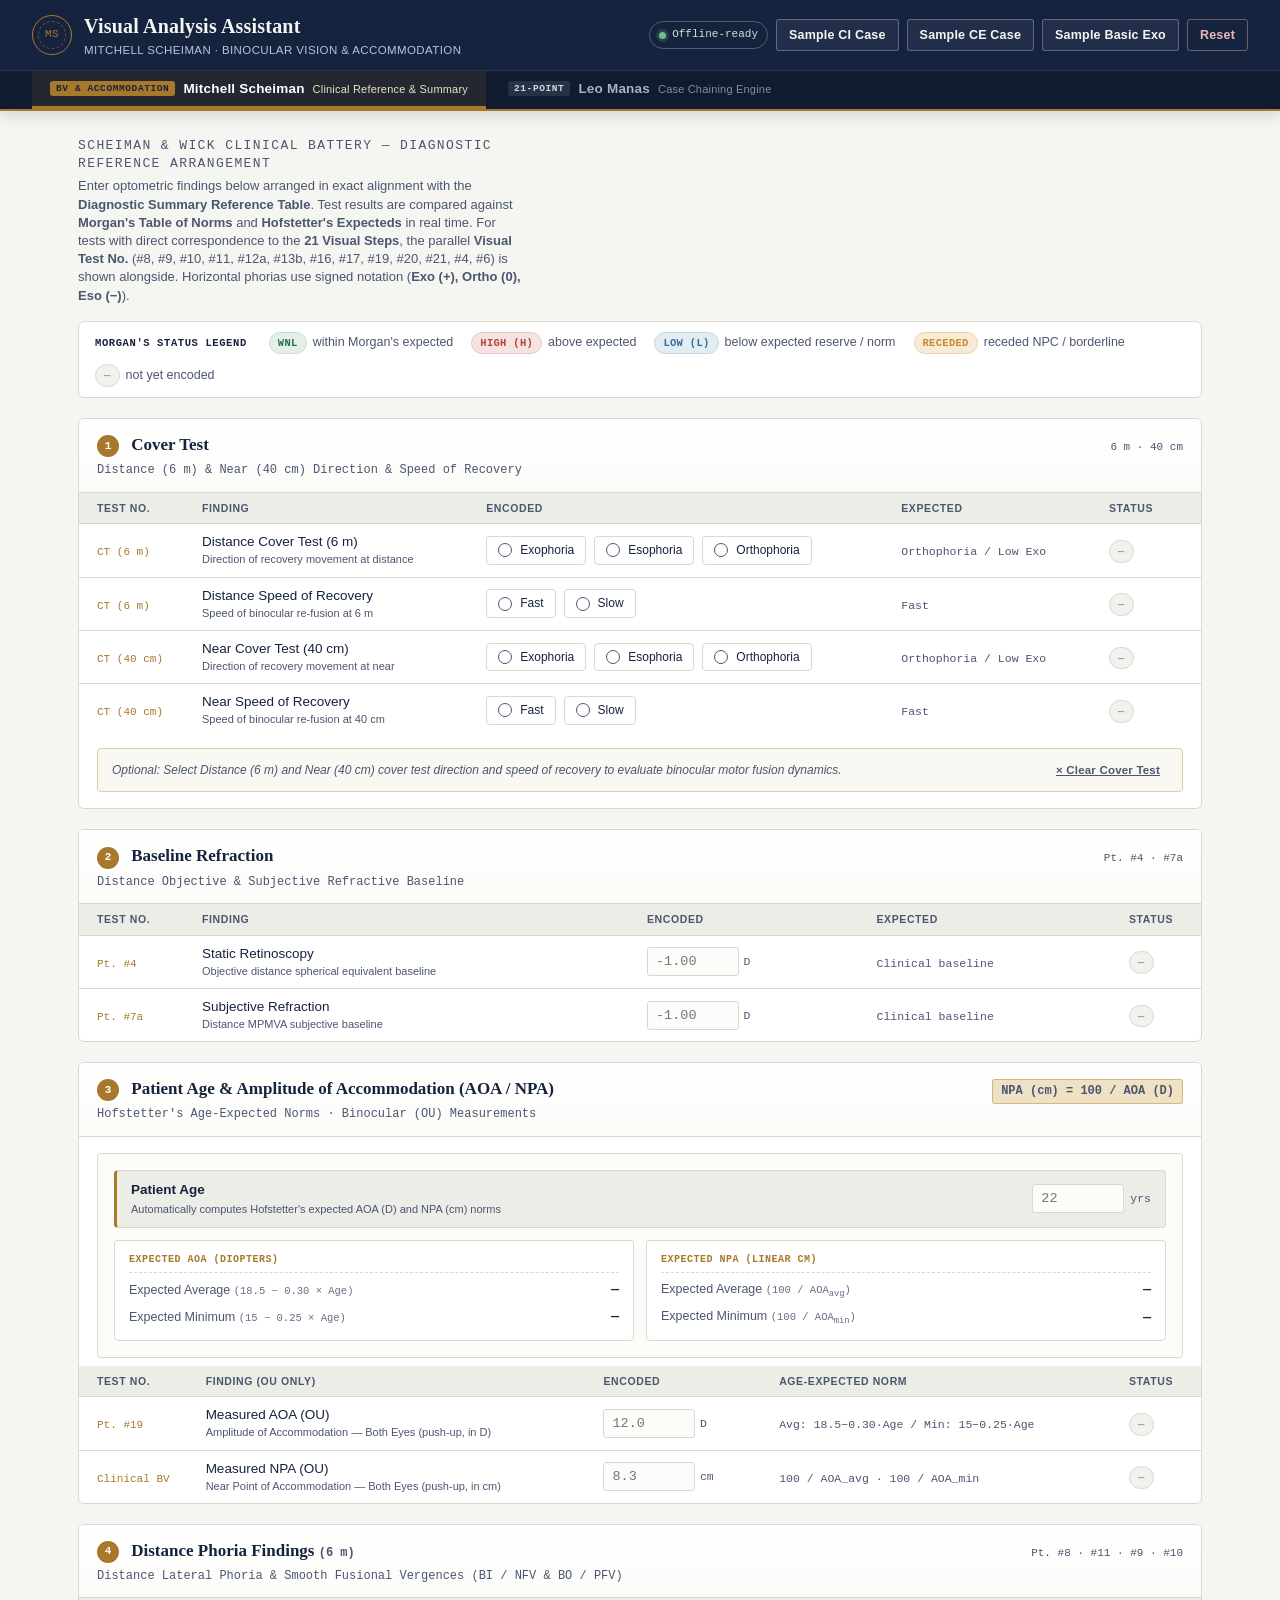
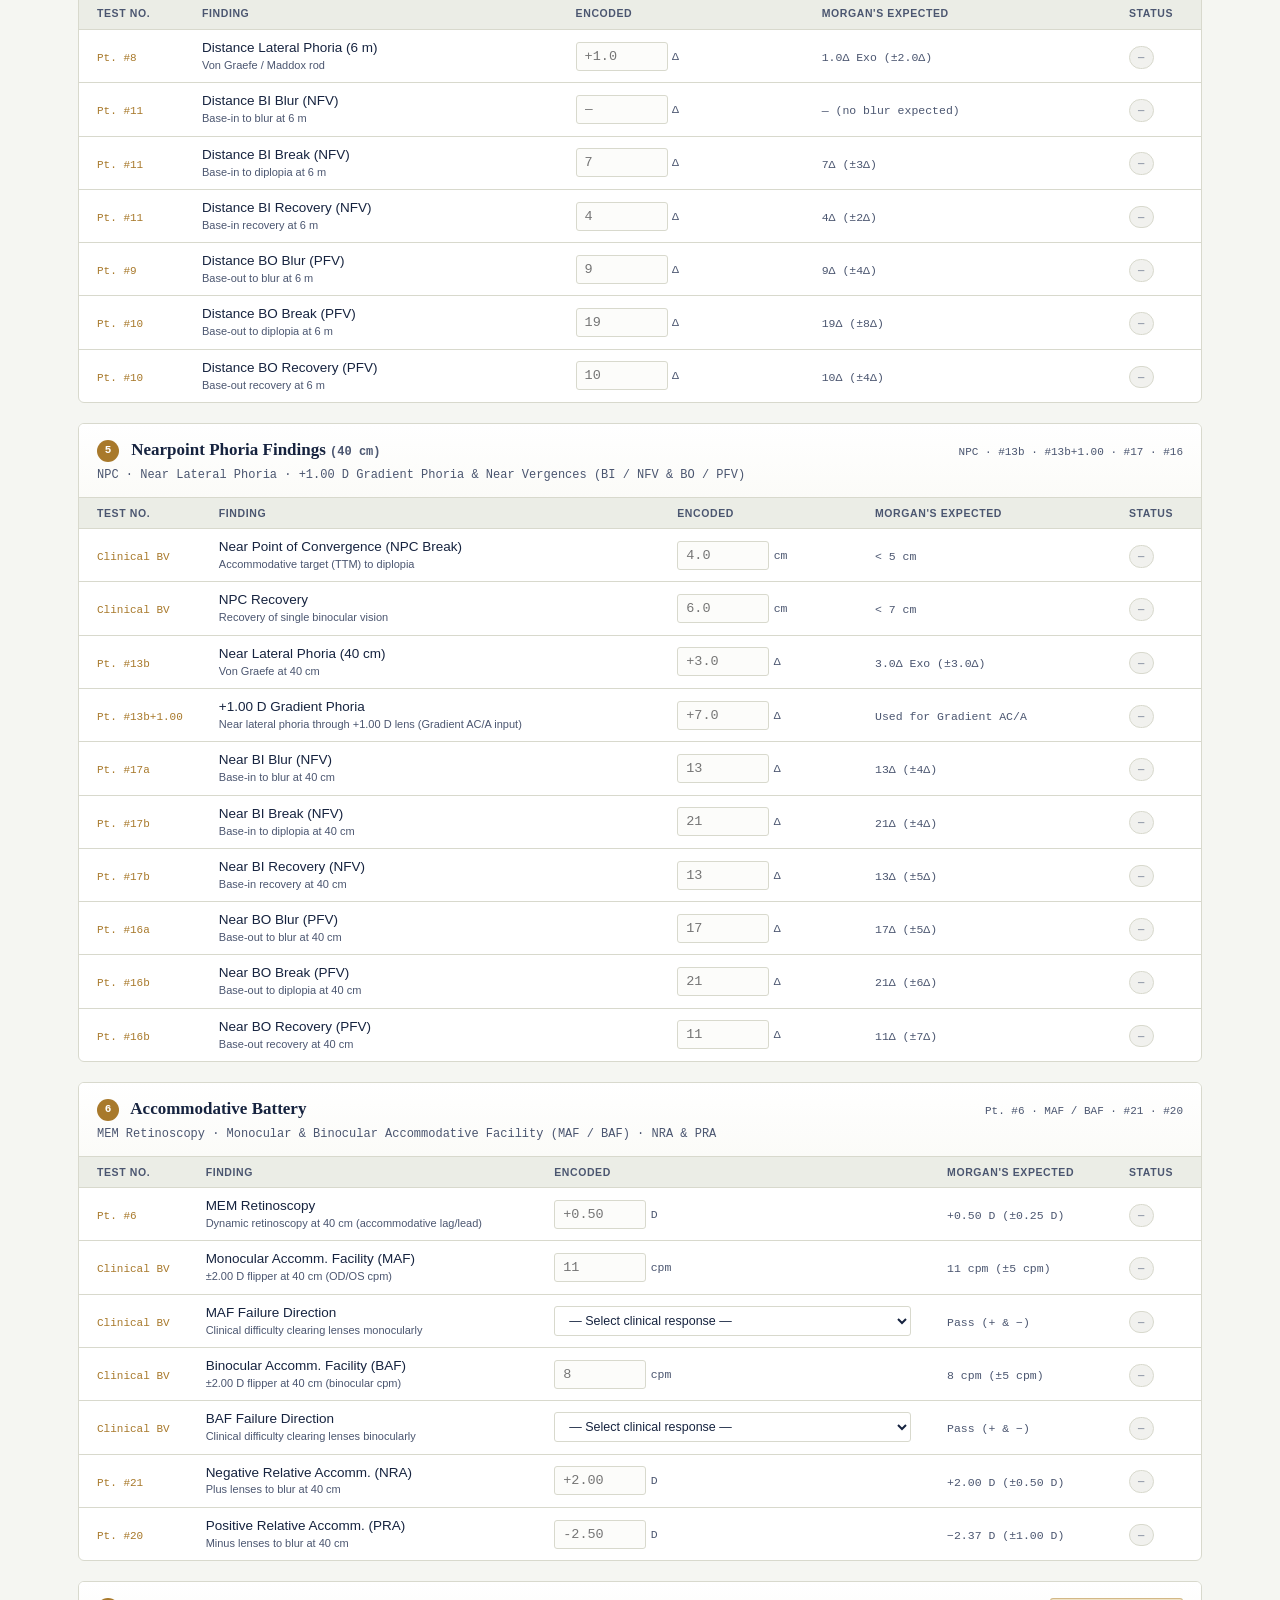
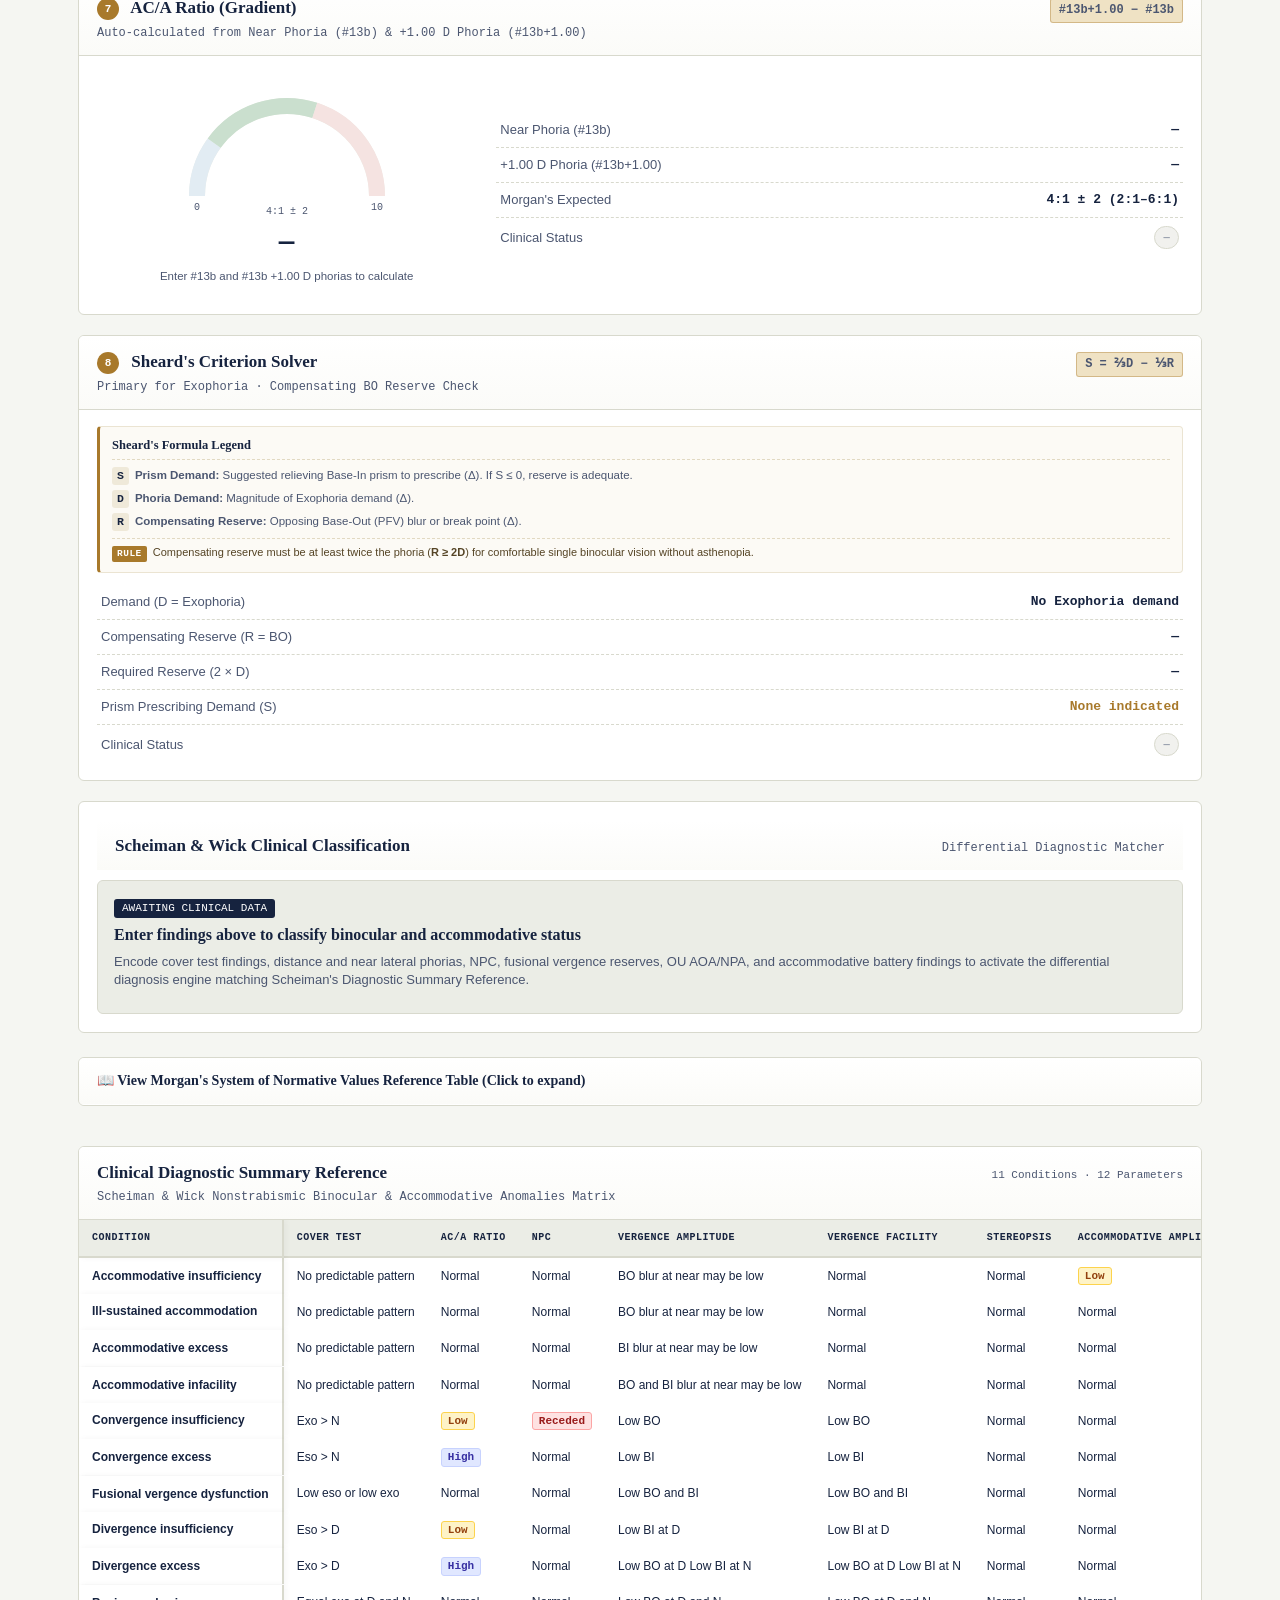
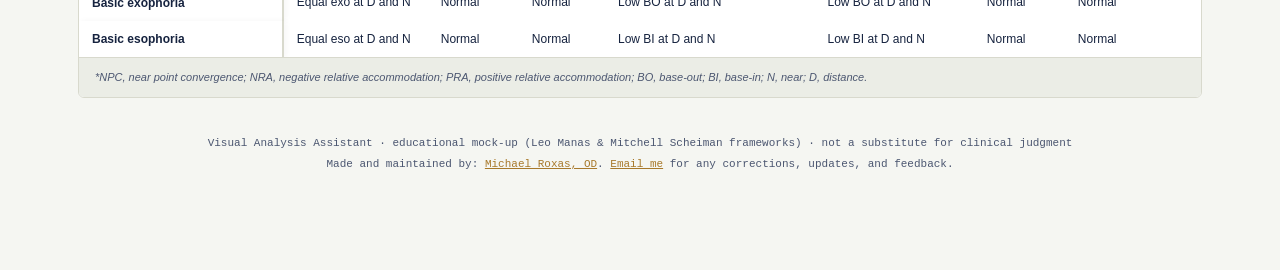
<file: index.html>
<!doctype html>
<html lang="en">
  <head>
    <meta charset="UTF-8" />
    <meta
      name="viewport"
      content="width=device-width, initial-scale=1, viewport-fit=cover"
    />
    <title>Visual Analysis Assistant</title>
    <meta name="theme-color" content="#16233F" />
    <meta
      name="description"
      content="Clinical decision-support assistant for Optometric Visual Analysis — Dr. Leo Manas' 21-Point framework and Dr. Mitchell Scheiman's binocular vision reference."
    />

    <link rel="manifest" href="manifest.json" />
    <link
      rel="icon"
      href="data:image/svg+xml;utf8,<svg xmlns=%22http://www.w3.org/2000/svg%22 viewBox=%220 0 100 100%22><rect width=%22100%22 height=%22100%22 fill=%22%2316233F%22/><circle cx=%2250%22 cy=%2250%22 r=%2234%22 fill=%22none%22 stroke=%22%23A8792B%22 stroke-width=%224%22/><text x=%2250%22 y=%2258%22 font-family=%22Georgia,serif%22 font-size=%2228%22 fill=%22%23F5F6F2%22 text-anchor=%22middle%22>21</text></svg>"
    />
    <link rel="stylesheet" href="css/styles.css" />
  </head>
  <body>
    <header class="nameplate">
      <div class="nameplate-row">
        <div class="brand">
          <div class="brand-mark" id="brandMark">MS</div>
          <div class="brand-text">
            <h1>Visual Analysis Assistant</h1>
            <p id="brandSubtitle">
              Mitchell Scheiman &middot; Binocular Vision &amp; Accommodation
            </p>
          </div>
        </div>
        <div class="header-actions">
          <span class="pwa-badge" id="pwaStatus"
            ><span class="pwa-dot"></span> Offline&#8209;ready</span
          >
          <button class="btn-ghost" id="installBtn" hidden>Install App</button>
          <div class="manas-presets" id="manasPresets" style="display: none">
            <button class="btn-preset" id="btnB1">Sample B1 Case</button>
            <button class="btn-preset" id="btnB2">Sample B2 Case</button>
            <button class="btn-preset" id="btnC">Sample C Case</button>
            <button class="btn-preset" id="btnVT12">Sample VT 12 Case</button>
            <button class="btn-reset" id="resetBtn">Reset</button>
          </div>
          <div class="scheiman-presets" id="scheimanPresets">
            <button class="btn-preset" id="btnScheimanCI">
              Sample CI Case
            </button>
            <button class="btn-preset" id="btnScheimanCE">
              Sample CE Case
            </button>
            <button class="btn-preset" id="btnScheimanExo">
              Sample Basic Exo
            </button>
            <button class="btn-reset" id="btnScheimanReset">Reset</button>
          </div>
        </div>
      </div>
      <nav
        class="framework-nav"
        role="tablist"
        aria-label="Visual Analysis Frameworks"
      >
        <button
          type="button"
          class="nav-tab active"
          role="tab"
          id="tab-scheiman"
          aria-selected="true"
          aria-controls="panel-scheiman"
          tabindex="0"
        >
          <span class="nav-tab-badge">BV &amp; ACCOMMODATION</span>
          <span class="nav-tab-title">Mitchell Scheiman</span>
          <span class="nav-tab-sub">Clinical Reference &amp; Summary</span>
        </button>
        <button
          type="button"
          class="nav-tab"
          role="tab"
          id="tab-manas"
          aria-selected="false"
          aria-controls="panel-manas"
          tabindex="-1"
        >
          <span class="nav-tab-badge">21-POINT</span>
          <span class="nav-tab-title">Leo Manas</span>
          <span class="nav-tab-sub">Case Chaining Engine</span>
        </button>
      </nav>
    </header>

    <main>
      <!-- ============================================================
       TAB PANEL 1: LEO MANAS (SECONDARY)
  ============================================================= -->
      <div
        id="panel-manas"
        class="tab-panel"
        role="tabpanel"
        aria-labelledby="tab-manas"
        hidden
      >
        <div class="app-intro">
          <div>
            <p class="eyebrow">Chairside decision support &mdash; mock-up</p>
            <p>
              Enter encoded findings below. Every value is checked against the
              OEP Table of Expecteds in real time, and the Case Chaining engine
              assembles the High/Low diagnostic fraction as you type. Horizontal
              phorias use signed notation (<strong
                >Exo (+), Ortho (0), Eso (&minus;)</strong
              >), while VT #12 vertical phorias use signed vertical notation
              (<strong>Right Hyper (+), Ortho (0), Left Hyper (&minus;)</strong
              >).
            </p>
          </div>
        </div>

        <!-- ============================================================
       BADGE LEGEND — how to read the Status column below
  ============================================================= -->
        <section class="legend-bar" aria-label="Status badge legend">
          <span class="legend-title">Status legend</span>
          <span class="legend-item"
            ><span class="badge wnl">WNL</span> within normal limits</span
          >
          <span class="legend-item"
            ><span class="badge high">HIGH (H)</span> above expected</span
          >
          <span class="legend-item"
            ><span class="badge low">LOW (L)</span> below expected</span
          >
          <span class="legend-item"
            ><span class="badge amber">BORDERLINE</span> between minimum &amp;
            average</span
          >
          <span class="legend-item"
            ><span class="badge idle">&mdash;</span> not yet encoded</span
          >
        </section>

        <!-- ============================================================
       SECTION 1 — REFRACTIVE BASELINE
  ============================================================= -->
        <section class="card" id="card-baseline">
          <div class="card-head">
            <h2>Refractive Baseline</h2>
            <span class="sub">Points #4&ndash;#7a</span>
          </div>
          <table class="field-table">
            <thead>
              <tr>
                <th style="width: 70px">Pt.</th>
                <th>Finding</th>
                <th>Encoded</th>
                <th>Expected</th>
                <th style="width: 90px">Status</th>
              </tr>
            </thead>
            <tbody id="tbl-baseline"></tbody>
          </table>
        </section>

        <!-- ============================================================
       SECTION 2 — DISTANCE FINDINGS (6M)
  ============================================================= -->
        <section class="card" id="card-distance">
          <div class="card-head">
            <h2>Distance Findings <span class="sub">(6&nbsp;m)</span></h2>
            <span class="sub">Points #8&ndash;#11</span>
          </div>
          <table class="field-table">
            <thead>
              <tr>
                <th style="width: 70px">Pt.</th>
                <th>Finding</th>
                <th>Encoded</th>
                <th>Expected</th>
                <th style="width: 90px">Status</th>
              </tr>
            </thead>
            <tbody id="tbl-distance"></tbody>
          </table>
        </section>

        <!-- ============================================================
       SECTION: VERTICAL TESTS (VT #12) — SEPARATE ASSESSMENT
  ============================================================= -->
        <section class="card card-vertical-section" id="card-vt12">
          <div class="card-head">
            <div>
              <h2>
                Vertical Balance &amp; Ductions
                <span class="sub">(VT #12 &middot; 6&nbsp;m)</span>
              </h2>
              <p class="section-tagline">
                Point #12 &mdash; Non-accommodative vertical alignment &amp;
                fusional duction reserves
              </p>
            </div>
            <span class="sub section-badge">VT #12 Isolation</span>
          </div>
          <div class="vertical-intro-banner">
            <span class="vt-pill">Separate Assessment</span>
            <p>
              VT #12 evaluates vertical phoria and vertical ductions at
              distance. Vertical deviations are non-accommodative and act as
              mechanical/sensory obstacles to horizontal fusion when
              uncompensated.
            </p>
          </div>
          <table class="field-table">
            <thead>
              <tr>
                <th style="width: 70px">Pt.</th>
                <th>Finding</th>
                <th>Encoded</th>
                <th>Expected</th>
                <th style="width: 90px">Status</th>
              </tr>
            </thead>
            <tbody id="tbl-vt12"></tbody>
          </table>
        </section>

        <!-- ============================================================
       SECTION 3 — NEARPOINT FINDINGS (40CM)
  ============================================================= -->
        <section class="card" id="card-near">
          <div class="card-head">
            <h2>Nearpoint Findings <span class="sub">(40&nbsp;cm)</span></h2>
            <span class="sub">Points #13b&ndash;#21</span>
          </div>
          <table class="field-table">
            <thead>
              <tr>
                <th style="width: 70px">Pt.</th>
                <th>Finding</th>
                <th>Encoded</th>
                <th>Expected</th>
                <th style="width: 90px">Status</th>
              </tr>
            </thead>
            <tbody id="tbl-near"></tbody>
          </table>
        </section>

        <!-- ============================================================
       SECTION 4 — DIAGNOSTIC CALCULATIONS
  ============================================================= -->
        <section class="diag-grid">
          <div class="card">
            <div class="card-head">
              <h2>Gradient AC/A Ratio</h2>
              <span class="sub">#13b+1.00 &minus; #13b</span>
            </div>
            <div class="gauge-wrap">
              <svg
                id="acaGauge"
                width="220"
                height="130"
                viewBox="0 0 220 130"
                aria-hidden="true"
              ></svg>
              <div class="gauge-value" id="acaValue">&mdash;</div>
              <div class="gauge-label" id="acaLabel">
                Enter #13b and #13b&nbsp;+1.00D phorias to calculate
              </div>
            </div>
          </div>

          <div class="card">
            <div class="card-head">
              <h2>Cross-Cylinder Shift</h2>
              <span class="sub">#15a &minus; #15b</span>
            </div>
            <div class="shift-visual">
              <div class="shift-value" id="shiftValue">&mdash;</div>
              <div class="shift-track">
                <div class="zero-mark"></div>
                <div class="shift-fill" id="shiftFill"></div>
              </div>
              <div class="gauge-label" id="shiftLabel">
                Enter #15a and #15b to calculate the shift direction
              </div>
            </div>
          </div>

          <div class="card">
            <div class="card-head">
              <h2>Hofstetter's Amplitude Norms</h2>
              <span class="sub">Point #19</span>
            </div>
            <div style="padding: 16px 18px">
              <div class="kv-row">
                <span class="k">Patient age</span
                ><span class="v" id="hofAge">&mdash;</span>
              </div>
              <div class="kv-row">
                <span class="k"
                  >Minimum
                  <span
                    style="
                      font-family: var(--font-mono);
                      font-size: 10.5px;
                      color: var(--ink-soft);
                    "
                    >(15&minus;0.25&middot;age)</span
                  ></span
                ><span class="v" id="hofMin">&mdash;</span>
              </div>
              <div class="kv-row">
                <span class="k"
                  >Average
                  <span
                    style="
                      font-family: var(--font-mono);
                      font-size: 10.5px;
                      color: var(--ink-soft);
                    "
                    >(18.5&minus;0.30&middot;age)</span
                  ></span
                ><span class="v" id="hofAvg">&mdash;</span>
              </div>
              <div class="kv-row">
                <span class="k">Measured (#19)</span
                ><span class="v" id="hofMeasured">&mdash;</span>
              </div>
              <div class="kv-row">
                <span class="k">Interpretation</span
                ><span class="v" id="hofBadge">&mdash;</span>
              </div>
            </div>
          </div>

          <div class="card" id="card-vt12-diag">
            <div class="card-head">
              <div>
                <h2>Vertical Reserve Analyzer</h2>
                <span class="sub"
                  >Point #12 &middot; Sheard's Vertical Criterion</span
                >
              </div>
              <span class="sub formula-pill"
                >S = &frac23;D &minus; &frac13;R</span
              >
            </div>
            <div style="padding: 16px 18px">
              <div class="formula-legend-box">
                <div class="fl-header">
                  <span class="fl-title">Sheard's Vertical Formula:</span>
                  <code class="fl-code">S = (2D &minus; R) / 3</code>
                </div>
                <ul class="fl-list">
                  <li>
                    <strong class="fl-term">S</strong>
                    <span class="fl-def"
                      ><strong>Prism Demand:</strong> Suggested relieving
                      vertical prism to prescribe (Δ BD/BU).</span
                    >
                  </li>
                  <li>
                    <strong class="fl-term">D</strong>
                    <span class="fl-def"
                      ><strong>Vertical Phoria (#12a):</strong> Magnitude of
                      Hyperphoria (Δ).</span
                    >
                  </li>
                  <li>
                    <strong class="fl-term">R</strong>
                    <span class="fl-def"
                      ><strong>Compensating Duction (#12b):</strong> Opposing
                      vertical recovery point (Δ).</span
                    >
                  </li>
                </ul>
                <div class="fl-rule">
                  <span class="fl-rule-badge">Rule</span>
                  <span
                    >Compensating vertical recovery must be at least twice the
                    vertical phoria (<strong>R &ge; 2D</strong>).</span
                  >
                </div>
              </div>

              <div class="kv-row">
                <span class="k">Vertical Phoria (D = #12a)</span
                ><span class="v" id="vtPhoriaVal">&mdash;</span>
              </div>
              <div class="kv-row">
                <span class="k">Compensating Reserve (R)</span
                ><span class="v" id="vtCompReserveVal">&mdash;</span>
              </div>
              <div class="kv-row">
                <span class="k">Sheard's Demand (2 &times; D)</span
                ><span class="v" id="vtSheardDemandVal">&mdash;</span>
              </div>
              <div class="kv-row">
                <span class="k">Suggested Relieving Prism (S)</span
                ><span class="v" id="vtPrismVal" style="color: var(--brass)"
                  >&mdash;</span
                >
              </div>
              <div class="kv-row">
                <span class="k">Vertical Compensation</span
                ><span class="v" id="vtStatusBadge">&mdash;</span>
              </div>
            </div>
          </div>
        </section>

        <!-- ============================================================
       SECTION 5 — CASE CHAINING / DIFFERENTIAL DIAGNOSIS
  ============================================================= -->
        <section class="card chain-card" id="card-chain">
          <div class="card-head" style="border-bottom: none">
            <h2>Case Chaining &amp; Differential Diagnosis</h2>
            <span class="sub">High findings / Low findings</span>
          </div>

          <div class="chain-fraction">
            <div class="chain-row numer" id="chainHigh">
              <span class="chain-empty">No high findings encoded yet</span>
            </div>
            <div class="chain-rule"></div>
            <div class="chain-row denom" id="chainLow">
              <span class="chain-empty">No low findings encoded yet</span>
            </div>
          </div>

          <div class="syndrome-result" id="syndromeBox">
            <span class="type-tag" id="syndromeTag">AWAITING DATA</span>
            <h3 id="syndromeTitle">Insufficient findings for classification</h3>
            <p id="syndromeDesc">
              Encode distance and near vergence reserves, accommodative
              findings, and the gradient AC/A to activate the syndrome-matching
              rules for Types B1, B2, C, and Convergence Insufficiency / Excess.
            </p>
            <ul class="mgmt-list" id="mgmtList"></ul>
          </div>
        </section>
      </div>
      <!-- /#panel-manas -->

      <!-- ============================================================
       TAB PANEL 2: MITCHELL SCHEIMAN (DEFAULT / INDEX)
  ============================================================= -->
      <div
        id="panel-scheiman"
        class="tab-panel active"
        role="tabpanel"
        aria-labelledby="tab-scheiman"
      >
        <div class="app-intro">
          <div>
            <p class="eyebrow">
              Scheiman &amp; Wick Clinical Battery &mdash; Diagnostic Reference
              Arrangement
            </p>
            <p>
              Enter optometric findings below arranged in exact alignment with
              the <strong>Diagnostic Summary Reference Table</strong>. Test
              results are compared against
              <strong>Morgan's Table of Norms</strong> and
              <strong>Hofstetter's Expecteds</strong> in real time. For tests
              with direct correspondence to the
              <strong>21 Visual Steps</strong>, the parallel
              <strong>Visual Test No.</strong> (#8, #9, #10, #11, #12a, #13b,
              #16, #17, #19, #20, #21, #4, #6) is shown alongside. Horizontal
              phorias use signed notation (<strong
                >Exo (+), Ortho (0), Eso (&minus;)</strong
              >).
            </p>
          </div>
        </div>

        <!-- BADGE LEGEND — Morgan's Norms -->
        <section class="legend-bar" aria-label="Scheiman status badge legend">
          <span class="legend-title">Morgan's status legend</span>
          <span class="legend-item"
            ><span class="badge wnl">WNL</span> within Morgan's expected</span
          >
          <span class="legend-item"
            ><span class="badge high">HIGH (H)</span> above expected</span
          >
          <span class="legend-item"
            ><span class="badge low">LOW (L)</span> below expected reserve /
            norm</span
          >
          <span class="legend-item"
            ><span class="badge amber">RECEDED</span> receded NPC /
            borderline</span
          >
          <span class="legend-item"
            ><span class="badge idle">&mdash;</span> not yet encoded</span
          >
        </section>

        <!-- SECTION 1 — COVER TEST -->
        <section class="card" id="card-scheiman-cover-test">
          <div class="card-head">
            <div>
              <h2><span class="card-step-num">1</span> Cover Test</h2>
              <span class="sub"
                >Distance (6&nbsp;m) &amp; Near (40&nbsp;cm) Direction &amp;
                Speed of Recovery</span
              >
            </div>
            <span
              class="sub"
              style="font-family: var(--font-mono); font-size: 11px"
              >6 m &middot; 40 cm</span
            >
          </div>
          <table class="field-table">
            <thead>
              <tr>
                <th style="width: 105px">Test No.</th>
                <th>Finding</th>
                <th>Encoded</th>
                <th>Expected</th>
                <th style="width: 110px">Status</th>
              </tr>
            </thead>
            <tbody id="tbl-scheiman-cover-test"></tbody>
          </table>

          <!-- Live Cover Test Summary & Clear Control -->
          <div class="ct-recovery-box ct-summary-box">
            <div class="ct-summary-bar">
              <div class="ct-recovery-hint" id="ctRecoveryHint">
                <em
                  >Optional: Select Distance (6 m) and Near (40 cm) cover test
                  direction and speed of recovery to evaluate binocular motor
                  fusion dynamics.</em
                >
              </div>
              <button
                type="button"
                class="btn-text-clear"
                id="ctClearBtn"
                title="Clear Cover Test selections"
              >
                &times; Clear Cover Test
              </button>
            </div>
          </div>
        </section>

        <!-- SECTION 2 — BASELINE REFRACTION -->
        <section class="card" id="card-scheiman-baseline">
          <div class="card-head">
            <div>
              <h2><span class="card-step-num">2</span> Baseline Refraction</h2>
              <span class="sub"
                >Distance Objective &amp; Subjective Refractive Baseline</span
              >
            </div>
            <span
              class="sub"
              style="font-family: var(--font-mono); font-size: 11px"
              >Pt. #4 &middot; #7a</span
            >
          </div>
          <table class="field-table">
            <thead>
              <tr>
                <th style="width: 105px">Test No.</th>
                <th>Finding</th>
                <th>Encoded</th>
                <th>Expected</th>
                <th style="width: 90px">Status</th>
              </tr>
            </thead>
            <tbody id="tbl-scheiman-baseline"></tbody>
          </table>
        </section>

        <!-- SECTION 3 — PATIENT AGE & AMPLITUDE OF ACCOMMODATION (AOA / NPA) -->
        <section class="card" id="card-scheiman-age-accomm">
          <div class="card-head">
            <div>
              <h2>
                <span class="card-step-num">3</span> Patient Age &amp; Amplitude
                of Accommodation (AOA / NPA)
              </h2>
              <span class="sub"
                >Hofstetter's Age-Expected Norms &middot; Binocular (OU)
                Measurements</span
              >
            </div>
            <span class="sub formula-pill">NPA (cm) = 100 / AOA (D)</span>
          </div>

          <!-- Dedicated Age Input + Live Hofstetter Expected Norms -->
          <div class="hofstetter-box">
            <div class="hof-age-bar">
              <label class="hof-age-label" for="scheimanAgeInput">
                <strong>Patient Age</strong>
                <small
                  >Automatically computes Hofstetter's expected AOA (D) and NPA
                  (cm) norms</small
                >
              </label>
              <div class="entry">
                <input
                  type="number"
                  id="scheimanAgeInput"
                  step="1"
                  min="4"
                  max="90"
                  placeholder="22"
                  data-scheiman-num="s_age"
                  aria-label="Patient Age in years"
                />
                <span class="unit">yrs</span>
              </div>
            </div>

            <div class="hof-grid hof-grid-2col">
              <div class="hof-card">
                <span class="hof-badge">Expected AOA (Diopters)</span>
                <div class="hof-calc-row">
                  <span class="k"
                    >Expected Average
                    <span class="hof-inline-eq"
                      >(18.5 &minus; 0.30 &times; Age)</span
                    ></span
                  >
                  <strong class="v" id="hofCalcAvgVal">&mdash;</strong>
                </div>
                <div class="hof-calc-row">
                  <span class="k"
                    >Expected Minimum
                    <span class="hof-inline-eq"
                      >(15 &minus; 0.25 &times; Age)</span
                    ></span
                  >
                  <strong class="v" id="hofCalcMinVal">&mdash;</strong>
                </div>
              </div>

              <div class="hof-card">
                <span class="hof-badge">Expected NPA (Linear cm)</span>
                <div class="hof-calc-row">
                  <span class="k"
                    >Expected Average
                    <span class="hof-inline-eq"
                      >(100 / AOA<sub>avg</sub>)</span
                    ></span
                  >
                  <strong class="v" id="hofCalcNpaAvgVal">&mdash;</strong>
                </div>
                <div class="hof-calc-row">
                  <span class="k"
                    >Expected Minimum
                    <span class="hof-inline-eq"
                      >(100 / AOA<sub>min</sub>)</span
                    ></span
                  >
                  <strong class="v" id="hofCalcNpaMinVal">&mdash;</strong>
                </div>
              </div>
            </div>
          </div>

          <table class="field-table">
            <thead>
              <tr>
                <th style="width: 105px">Test No.</th>
                <th>Finding (OU Only)</th>
                <th>Encoded</th>
                <th>Age-Expected Norm</th>
                <th style="width: 90px">Status</th>
              </tr>
            </thead>
            <tbody id="tbl-scheiman-age-accomm"></tbody>
          </table>
        </section>

        <!-- SECTION 4 — DISTANCE PHORIA FINDINGS (6 m) -->
        <section class="card" id="card-scheiman-distance">
          <div class="card-head">
            <div>
              <h2>
                <span class="card-step-num">4</span> Distance Phoria Findings
                <span class="sub">(6&nbsp;m)</span>
              </h2>
              <span class="sub"
                >Distance Lateral Phoria &amp; Smooth Fusional Vergences (BI /
                NFV &amp; BO / PFV)</span
              >
            </div>
            <span
              class="sub"
              style="font-family: var(--font-mono); font-size: 11px"
              >Pt. #8 &middot; #11 &middot; #9 &middot; #10</span
            >
          </div>
          <table class="field-table">
            <thead>
              <tr>
                <th style="width: 105px">Test No.</th>
                <th>Finding</th>
                <th>Encoded</th>
                <th>Morgan's Expected</th>
                <th style="width: 90px">Status</th>
              </tr>
            </thead>
            <tbody id="tbl-scheiman-distance"></tbody>
          </table>
        </section>

        <!-- SECTION 5 — NEARPOINT PHORIA FINDINGS (40 cm) -->
        <section class="card" id="card-scheiman-near">
          <div class="card-head">
            <div>
              <h2>
                <span class="card-step-num">5</span> Nearpoint Phoria Findings
                <span class="sub">(40&nbsp;cm)</span>
              </h2>
              <span class="sub"
                >NPC &middot; Near Lateral Phoria &middot; +1.00 D Gradient
                Phoria &amp; Near Vergences (BI / NFV &amp; BO / PFV)</span
              >
            </div>
            <span
              class="sub"
              style="font-family: var(--font-mono); font-size: 11px"
              >NPC &middot; #13b &middot; #13b+1.00 &middot; #17 &middot;
              #16</span
            >
          </div>
          <table class="field-table">
            <thead>
              <tr>
                <th style="width: 105px">Test No.</th>
                <th>Finding</th>
                <th>Encoded</th>
                <th>Morgan's Expected</th>
                <th style="width: 90px">Status</th>
              </tr>
            </thead>
            <tbody id="tbl-scheiman-near"></tbody>
          </table>
        </section>

        <!-- SECTION 6 — ACCOMMODATIVE BATTERY -->
        <section class="card" id="card-scheiman-accomm">
          <div class="card-head">
            <div>
              <h2>
                <span class="card-step-num">6</span> Accommodative Battery
              </h2>
              <span class="sub"
                >MEM Retinoscopy &middot; Monocular &amp; Binocular
                Accommodative Facility (MAF / BAF) &middot; NRA &amp; PRA</span
              >
            </div>
            <span
              class="sub"
              style="font-family: var(--font-mono); font-size: 11px"
              >Pt. #6 &middot; MAF / BAF &middot; #21 &middot; #20</span
            >
          </div>
          <table class="field-table">
            <thead>
              <tr>
                <th style="width: 105px">Test No.</th>
                <th>Finding</th>
                <th>Encoded</th>
                <th>Morgan's Expected</th>
                <th style="width: 90px">Status</th>
              </tr>
            </thead>
            <tbody id="tbl-scheiman-accomm"></tbody>
          </table>
        </section>

        <!-- SECTION 7 — AC/A RATIO (GRADIENT) -->
        <section class="card" id="card-scheiman-aca">
          <div class="card-head">
            <div>
              <h2>
                <span class="card-step-num">7</span> AC/A Ratio (Gradient)
              </h2>
              <span class="sub"
                >Auto-calculated from Near Phoria (#13b) &amp; +1.00 D Phoria
                (#13b+1.00)</span
              >
            </div>
            <span class="sub formula-pill">#13b+1.00 &minus; #13b</span>
          </div>
          <div class="aca-flex-row">
            <div class="gauge-wrap" style="flex: 1; min-width: 240px">
              <svg
                id="scheimanAcaGauge"
                width="220"
                height="130"
                viewBox="0 0 220 130"
                aria-hidden="true"
              ></svg>
              <div class="gauge-value" id="scheimanAcaValue">&mdash;</div>
              <div class="gauge-label" id="scheimanAcaLabel">
                Enter #13b and #13b +1.00 D phorias to calculate
              </div>
            </div>
            <div style="flex: 2; min-width: 260px">
              <div class="kv-row">
                <span class="k">Near Phoria (#13b)</span
                ><span class="v" id="scheimanAcaPhoriaVal">&mdash;</span>
              </div>
              <div class="kv-row">
                <span class="k">+1.00 D Phoria (#13b+1.00)</span
                ><span class="v" id="scheimanAcaPlus1Val">&mdash;</span>
              </div>
              <div class="kv-row">
                <span class="k">Morgan's Expected</span
                ><span class="v">4:1 &plusmn; 2 (2:1&ndash;6:1)</span>
              </div>
              <div class="kv-row">
                <span class="k">Clinical Status</span
                ><span class="v" id="scheimanAcaStatusBadge">&mdash;</span>
              </div>
            </div>
          </div>
        </section>

        <!-- SECTION 8 — SHEARD'S CRITERION SOLVER -->
        <section class="card" id="card-scheiman-sheard">
          <div class="card-head">
            <div>
              <h2>
                <span class="card-step-num">8</span> Sheard's Criterion Solver
              </h2>
              <span class="sub"
                >Primary for Exophoria &middot; Compensating BO Reserve
                Check</span
              >
            </div>
            <span class="sub formula-pill"
              >S = &frac23;D &minus; &frac13;R</span
            >
          </div>
          <div style="padding: 16px 18px">
            <div class="formula-legend-box">
              <div class="fl-header">
                <span class="fl-title">Sheard's Formula Legend</span>
              </div>
              <ul class="fl-list">
                <li>
                  <strong class="fl-term">S</strong>
                  <span class="fl-def"
                    ><strong>Prism Demand:</strong> Suggested relieving Base-In
                    prism to prescribe (Δ). If S &le; 0, reserve is
                    adequate.</span
                  >
                </li>
                <li>
                  <strong class="fl-term">D</strong>
                  <span class="fl-def"
                    ><strong>Phoria Demand:</strong> Magnitude of Exophoria
                    demand (Δ).</span
                  >
                </li>
                <li>
                  <strong class="fl-term">R</strong>
                  <span class="fl-def"
                    ><strong>Compensating Reserve:</strong> Opposing Base-Out
                    (PFV) blur or break point (Δ).</span
                  >
                </li>
              </ul>
              <div class="fl-rule">
                <span class="fl-rule-badge">Rule</span>
                <span
                  >Compensating reserve must be at least twice the phoria
                  (<strong>R &ge; 2D</strong>) for comfortable single binocular
                  vision without asthenopia.</span
                >
              </div>
            </div>

            <div class="kv-row">
              <span class="k">Demand (D = Exophoria)</span
              ><span class="v" id="sheardDemandVal">&mdash;</span>
            </div>
            <div class="kv-row">
              <span class="k">Compensating Reserve (R = BO)</span
              ><span class="v" id="sheardReserveVal">&mdash;</span>
            </div>
            <div class="kv-row">
              <span class="k">Required Reserve (2 &times; D)</span
              ><span class="v" id="sheardReqVal">&mdash;</span>
            </div>
            <div class="kv-row">
              <span class="k">Prism Prescribing Demand (S)</span
              ><span
                class="v"
                id="sheardPrismVal"
                style="color: var(--brass); font-weight: 700"
                >&mdash;</span
              >
            </div>
            <div class="kv-row">
              <span class="k">Clinical Status</span
              ><span class="v" id="sheardStatusBadge">&mdash;</span>
            </div>
          </div>
        </section>

        <!-- SECTION 6 — SCHEIMAN & WICK CLINICAL CLASSIFICATION -->
        <section class="card chain-card" id="card-scheiman-diag">
          <div class="card-head" style="border-bottom: none">
            <h2>Scheiman &amp; Wick Clinical Classification</h2>
            <span class="sub">Differential Diagnostic Matcher</span>
          </div>

          <div class="syndrome-result" id="scheimanDiagBox">
            <span class="type-tag" id="scheimanDiagTag"
              >AWAITING CLINICAL DATA</span
            >
            <h3 id="scheimanDiagTitle">
              Enter findings above to classify binocular and accommodative
              status
            </h3>
            <p id="scheimanDiagDesc">
              Encode cover test findings, distance and near lateral phorias,
              NPC, fusional vergence reserves, and accommodative findings to
              activate the diagnostic evaluation for Convergence
              Insufficiency/Excess, Divergence Insufficiency/Excess, Basic
              Exo/Eso, Fusional Vergence Dysfunction, or Accommodative
              Dysfunctions.
            </p>
            <ul class="mgmt-list" id="scheimanMgmtList"></ul>
          </div>
        </section>

        <!-- SECTION 7 — COLLAPSIBLE MORGAN'S NORMS REFERENCE TABLE -->
        <details class="scheiman-ref-details">
          <summary class="scheiman-ref-summary">
            <span
              >📖 View Morgan's System of Normative Values Reference Table
              (Click to expand)</span
            >
          </summary>
          <div class="scheiman-ref-body">
            <div class="table-wrap">
              <table class="scheiman-table">
                <thead>
                  <tr>
                    <th style="width: 14%">Visual Test No.</th>
                    <th style="width: 28%">Clinical Finding</th>
                    <th style="width: 23%">Test Condition</th>
                    <th style="width: 20%">Expected Mean Norm</th>
                    <th style="width: 15%">Standard Dev.</th>
                  </tr>
                </thead>
                <tbody>
                  <tr>
                    <td><span class="oep-no">Pt. #8</span></td>
                    <td><strong>Distance Lateral Phoria</strong></td>
                    <td>6 m (Von Graefe / Maddox)</td>
                    <td><span class="norm-val">1Δ Exophoria</span></td>
                    <td>&plusmn; 2.00Δ</td>
                  </tr>
                  <tr>
                    <td><span class="oep-no">Pt. #11</span></td>
                    <td><strong>Distance BI Vergence (NFV)</strong></td>
                    <td>6 m smooth vergence</td>
                    <td><span class="norm-val">&times; / 7 / 4</span></td>
                    <td>&plusmn; 3 / &plusmn; 2</td>
                  </tr>
                  <tr>
                    <td><span class="oep-no">Pt. #9, #10</span></td>
                    <td><strong>Distance BO Vergence (PFV)</strong></td>
                    <td>6 m smooth vergence</td>
                    <td><span class="norm-val">9 / 19 / 10</span></td>
                    <td>&plusmn; 4 / &plusmn; 8 / &plusmn; 4</td>
                  </tr>
                  <tr>
                    <td><span class="oep-no">Pt. #12a</span></td>
                    <td><strong>Distance Vertical Phoria</strong></td>
                    <td>6 m Maddox / Von Graefe</td>
                    <td><span class="norm-val">Ortho (0Δ)</span></td>
                    <td>&plusmn; 0.5Δ</td>
                  </tr>
                  <tr>
                    <td><span class="oep-no">—</span></td>
                    <td><strong>Near Point of Convergence (NPC)</strong></td>
                    <td>Accommodative target (TTM)</td>
                    <td><span class="norm-val">Break &lt; 5 cm</span></td>
                    <td>Rec &lt; 7 cm</td>
                  </tr>
                  <tr>
                    <td><span class="oep-no">Pt. #13b</span></td>
                    <td><strong>Near Lateral Phoria</strong></td>
                    <td>40 cm (Von Graefe)</td>
                    <td><span class="norm-val">3Δ Exophoria</span></td>
                    <td>&plusmn; 3.00Δ</td>
                  </tr>
                  <tr>
                    <td><span class="oep-no">Pt. #13b+1.00</span></td>
                    <td><strong>Gradient AC/A Ratio</strong></td>
                    <td>+1.00 D at 40 cm</td>
                    <td><span class="norm-val">4 : 1</span></td>
                    <td>&plusmn; 2 : 1</td>
                  </tr>
                  <tr>
                    <td><span class="oep-no">Pt. #17a, #17b</span></td>
                    <td><strong>Near BI Vergence (NFV)</strong></td>
                    <td>40 cm smooth vergence</td>
                    <td><span class="norm-val">13 / 21 / 13</span></td>
                    <td>&plusmn; 4 / &plusmn; 4 / &plusmn; 5</td>
                  </tr>
                  <tr>
                    <td><span class="oep-no">Pt. #16a, #16b</span></td>
                    <td><strong>Near BO Vergence (PFV)</strong></td>
                    <td>40 cm smooth vergence</td>
                    <td><span class="norm-val">17 / 21 / 11</span></td>
                    <td>&plusmn; 5 / &plusmn; 6 / &plusmn; 7</td>
                  </tr>
                  <tr>
                    <td><span class="oep-no">Pt. #19</span></td>
                    <td><strong>Accommodative Amplitude</strong></td>
                    <td>Push-up / Hofstetter</td>
                    <td>
                      <span class="norm-val">18.5 &minus; 0.30&middot;Age</span>
                    </td>
                    <td>Min: 15 &minus; 0.25&middot;Age</td>
                  </tr>
                  <tr>
                    <td><span class="oep-no">—</span></td>
                    <td><strong>Binocular Accomm. Facility (BAF)</strong></td>
                    <td>&plusmn;2.00 D flipper (40 cm)</td>
                    <td><span class="norm-val">8 cpm</span></td>
                    <td>&plusmn; 5.0 cpm</td>
                  </tr>
                  <tr>
                    <td><span class="oep-no">—</span></td>
                    <td><strong>Monocular Accomm. Facility (MAF)</strong></td>
                    <td>&plusmn;2.00 D flipper (40 cm)</td>
                    <td><span class="norm-val">11 cpm</span></td>
                    <td>&plusmn; 5.0 cpm</td>
                  </tr>
                  <tr>
                    <td><span class="oep-no">Pt. #6</span></td>
                    <td><strong>MEM Retinoscopy</strong></td>
                    <td>40 cm dynamic card</td>
                    <td><span class="norm-val">+0.50 D</span></td>
                    <td>&plusmn; 0.25 D</td>
                  </tr>
                  <tr>
                    <td><span class="oep-no">Pt. #21</span></td>
                    <td><strong>NRA</strong></td>
                    <td>Plus to blur at 40 cm</td>
                    <td><span class="norm-val">+2.00 D</span></td>
                    <td>&plusmn; 0.50 D</td>
                  </tr>
                  <tr>
                    <td><span class="oep-no">Pt. #20</span></td>
                    <td><strong>PRA</strong></td>
                    <td>Minus to blur at 40 cm</td>
                    <td><span class="norm-val">&minus;2.37 D</span></td>
                    <td>&plusmn; 1.00 D</td>
                  </tr>
                </tbody>
              </table>
            </div>
          </div>
        </details>

        <!-- SECTION 8 — CLINICAL DIAGNOSTIC SUMMARY REFERENCE TABLE -->
        <section
          class="card"
          id="card-clinical-summary-ref"
          style="margin-top: 20px"
        >
          <div class="card-head">
            <div>
              <h2>Clinical Diagnostic Summary Reference</h2>
              <span class="sub"
                >Scheiman &amp; Wick Nonstrabismic Binocular &amp; Accommodative
                Anomalies Matrix</span
              >
            </div>
            <span
              class="sub"
              style="
                font-family: var(--font-mono);
                font-size: 11px;
                color: var(--ink-soft);
              "
              >11 Conditions &middot; 12 Parameters</span
            >
          </div>

          <div class="table-wrap clinical-summary-wrap">
            <table class="clinical-summary-table">
              <thead>
                <tr>
                  <th scope="col" class="sticky-col">Condition</th>
                  <th scope="col">Cover Test</th>
                  <th scope="col">AC/A Ratio</th>
                  <th scope="col">NPC</th>
                  <th scope="col">Vergence Amplitude</th>
                  <th scope="col">Vergence Facility</th>
                  <th scope="col">Stereopsis</th>
                  <th scope="col">Accommodative Amplitude</th>
                  <th scope="col">Binocular Accommodative Facility</th>
                  <th scope="col">Monocular Accommodative Facility</th>
                  <th scope="col">NRA and PRA</th>
                  <th scope="col">Monocular Estimation Method</th>
                </tr>
              </thead>
              <tbody>
                <tr>
                  <td class="sticky-col">
                    <strong>Accommodative insufficiency</strong>
                  </td>
                  <td>No predictable pattern</td>
                  <td>Normal</td>
                  <td>Normal</td>
                  <td>BO blur at near may be low</td>
                  <td>Normal</td>
                  <td>Normal</td>
                  <td><span class="c-tag c-low">Low</span></td>
                  <td><span class="c-tag c-fail">Fails &minus;</span></td>
                  <td><span class="c-tag c-fail">Fails &minus;</span></td>
                  <td>Low PRA</td>
                  <td><span class="c-tag c-high">High</span></td>
                </tr>
                <tr>
                  <td class="sticky-col">
                    <strong>Ill-sustained accommodation</strong>
                  </td>
                  <td>No predictable pattern</td>
                  <td>Normal</td>
                  <td>Normal</td>
                  <td>BO blur at near may be low</td>
                  <td>Normal</td>
                  <td>Normal</td>
                  <td>Normal</td>
                  <td><span class="c-tag c-fail">Fails &minus;</span></td>
                  <td><span class="c-tag c-fail">Fails &minus;</span></td>
                  <td>Low PRA</td>
                  <td><span class="c-tag c-high">High</span></td>
                </tr>
                <tr>
                  <td class="sticky-col">
                    <strong>Accommodative excess</strong>
                  </td>
                  <td>No predictable pattern</td>
                  <td>Normal</td>
                  <td>Normal</td>
                  <td>BI blur at near may be low</td>
                  <td>Normal</td>
                  <td>Normal</td>
                  <td>Normal</td>
                  <td><span class="c-tag c-fail">Fails +</span></td>
                  <td><span class="c-tag c-fail">Fails +</span></td>
                  <td>Low NRA</td>
                  <td><span class="c-tag c-low">Low</span></td>
                </tr>
                <tr>
                  <td class="sticky-col">
                    <strong>Accommodative infacility</strong>
                  </td>
                  <td>No predictable pattern</td>
                  <td>Normal</td>
                  <td>Normal</td>
                  <td>BO and BI blur at near may be low</td>
                  <td>Normal</td>
                  <td>Normal</td>
                  <td>Normal</td>
                  <td><span class="c-tag c-fail">Fails +/&minus;</span></td>
                  <td><span class="c-tag c-fail">Fails +/&minus;</span></td>
                  <td>Low NRA and PRA</td>
                  <td>Normal</td>
                </tr>
                <tr>
                  <td class="sticky-col">
                    <strong>Convergence insufficiency</strong>
                  </td>
                  <td>Exo &gt; N</td>
                  <td><span class="c-tag c-low">Low</span></td>
                  <td><span class="c-tag c-flag">Receded</span></td>
                  <td>Low BO</td>
                  <td>Low BO</td>
                  <td>Normal</td>
                  <td>Normal</td>
                  <td><span class="c-tag c-fail">Fails +</span></td>
                  <td>Normal</td>
                  <td>Low NRA</td>
                  <td><span class="c-tag c-low">Low</span></td>
                </tr>
                <tr>
                  <td class="sticky-col">
                    <strong>Convergence excess</strong>
                  </td>
                  <td>Eso &gt; N</td>
                  <td><span class="c-tag c-high">High</span></td>
                  <td>Normal</td>
                  <td>Low BI</td>
                  <td>Low BI</td>
                  <td>Normal</td>
                  <td>Normal</td>
                  <td><span class="c-tag c-fail">Fails &minus;</span></td>
                  <td>Normal</td>
                  <td>Low PRA</td>
                  <td><span class="c-tag c-high">High</span></td>
                </tr>
                <tr>
                  <td class="sticky-col">
                    <strong>Fusional vergence dysfunction</strong>
                  </td>
                  <td>Low eso or low exo</td>
                  <td>Normal</td>
                  <td>Normal</td>
                  <td>Low BO and BI</td>
                  <td>Low BO and BI</td>
                  <td>Normal</td>
                  <td>Normal</td>
                  <td><span class="c-tag c-fail">Fails +/&minus;</span></td>
                  <td>Normal</td>
                  <td>Low NRA and PRA</td>
                  <td>Normal</td>
                </tr>
                <tr>
                  <td class="sticky-col">
                    <strong>Divergence insufficiency</strong>
                  </td>
                  <td>Eso &gt; D</td>
                  <td><span class="c-tag c-low">Low</span></td>
                  <td>Normal</td>
                  <td>Low BI at D</td>
                  <td>Low BI at D</td>
                  <td>Normal</td>
                  <td>Normal</td>
                  <td>Normal</td>
                  <td>Normal</td>
                  <td>Normal</td>
                  <td>Normal</td>
                </tr>
                <tr>
                  <td class="sticky-col"><strong>Divergence excess</strong></td>
                  <td>Exo &gt; D</td>
                  <td><span class="c-tag c-high">High</span></td>
                  <td>Normal</td>
                  <td>Low BO at D Low BI at N</td>
                  <td>Low BO at D Low BI at N</td>
                  <td>Normal</td>
                  <td>Normal</td>
                  <td>Normal</td>
                  <td>Normal</td>
                  <td>Normal</td>
                  <td>Normal</td>
                </tr>
                <tr>
                  <td class="sticky-col"><strong>Basic exophoria</strong></td>
                  <td>Equal exo at D and N</td>
                  <td>Normal</td>
                  <td>Normal</td>
                  <td>Low BO at D and N</td>
                  <td>Low BO at D and N</td>
                  <td>Normal</td>
                  <td>Normal</td>
                  <td><span class="c-tag c-fail">Fails +</span></td>
                  <td>Normal</td>
                  <td>Low NRA</td>
                  <td><span class="c-tag c-low">Low</span></td>
                </tr>
                <tr>
                  <td class="sticky-col"><strong>Basic esophoria</strong></td>
                  <td>Equal eso at D and N</td>
                  <td>Normal</td>
                  <td>Normal</td>
                  <td>Low BI at D and N</td>
                  <td>Low BI at D and N</td>
                  <td>Normal</td>
                  <td>Normal</td>
                  <td><span class="c-tag c-fail">Fails &minus;</span></td>
                  <td>Normal</td>
                  <td>Low PRA</td>
                  <td><span class="c-tag c-high">High</span></td>
                </tr>
              </tbody>
            </table>
          </div>
          <div class="summary-table-footnote">
            <em
              >*NPC, near point convergence; NRA, negative relative
              accommodation; PRA, positive relative accommodation; BO, base-out;
              BI, base-in; N, near; D, distance.</em
            >
          </div>
        </section>
      </div>
      <!-- /#panel-scheiman -->

      <footer class="app-footer">
        <div>
          Visual Analysis Assistant &middot; educational mock&#8209;up (Leo
          Manas &amp; Mitchell Scheiman frameworks) &middot; not a substitute
          for clinical judgment
        </div>
        <div style="margin-top: 6px">
          Made and maintained by:
          <a
            href="https://michaelroxas.com"
            target="_blank"
            rel="noopener noreferrer"
            >Michael Roxas, OD</a
          >. <a href="mailto:me@michaelroxas.com">Email me</a> for any
          corrections, updates, and feedback.
        </div>
      </footer>
    </main>

    <!-- Shared tooltip popover for the #4/#5/#6 info icons. Kept as a direct
     body child (not nested in any .card) so it is never clipped, and
     positioned in JS as position:fixed relative to the trigger icon. -->
    <div class="tooltip-card" id="tooltipPopover" role="tooltip"></div>

    <script src="js/app.js"></script>
  </body>
</html>
</file>
<file: css/styles.css>
/* ============================================================
   DESIGN TOKENS — "Optometric Ledger"
============================================================ */
:root {
  --paper:      #F5F6F2;
  --paper-2:    #EBEDE6;
  --ink:        #16233F;
  --ink-soft:   #4B5670;
  --line:       #D8D9CD;
  --brass:      #A8792B;
  --brass-soft: #EFE2C4;
  --wnl:        #2F6D4F;
  --wnl-bg:     #E4EFE7;
  --high:       #B4463C;
  --high-bg:    #F5E3E1;
  --low:        #3D6C93;
  --low-bg:     #E2ECF3;
  --amber:      #C68A2E;
  --amber-bg:   #F7EBD6;
  --font-serif: Georgia, "Iowan Old Style", "Times New Roman", serif;
  --font-sans:  -apple-system, BlinkMacSystemFont, "Segoe UI", Roboto, Helvetica, Arial, sans-serif;
  --font-mono:  ui-monospace, "SF Mono", Menlo, Consolas, "Liberation Mono", monospace;
  --radius: 3px;
}

*, *::before, *::after {
  box-sizing: border-box;
}

html {
  -webkit-text-size-adjust: 100%;
}

body {
  margin: 0;
  background: var(--paper);
  color: var(--ink);
  font-family: var(--font-sans);
  line-height: 1.4;
  -webkit-font-smoothing: antialiased;
}

::selection {
  background: var(--brass-soft);
}

:focus-visible {
  outline: 2px solid var(--brass);
  outline-offset: 2px;
}

a {
  color: var(--brass);
}

/* ---------- Header / Nameplate ---------- */
header.nameplate {
  background: var(--ink);
  color: var(--paper);
  padding: 0;
  display: flex;
  flex-direction: column;
  border-bottom: 2px solid var(--brass);
  position: sticky;
  top: 0;
  z-index: 40;
  box-shadow: 0 4px 16px rgba(0, 0, 0, 0.15);
}

.nameplate-row {
  display: flex;
  align-items: center;
  justify-content: space-between;
  gap: 16px;
  flex-wrap: wrap;
  padding: 12px clamp(14px, 3vw, 32px);
  border-bottom: 1px solid rgba(255, 255, 255, 0.08);
}

.manas-presets {
  display: inline-flex;
  align-items: center;
  gap: 8px;
  flex-wrap: wrap;
}

/* ---------- Framework Tabs Navigation ---------- */
.framework-nav {
  display: flex;
  align-items: stretch;
  gap: 4px;
  padding: 0 clamp(14px, 3vw, 32px);
  background: #101B30;
  overflow-x: auto;
  -webkit-overflow-scrolling: touch;
}

.nav-tab {
  display: inline-flex;
  align-items: center;
  gap: 8px;
  padding: 10px 18px;
  background: transparent;
  color: #A6B2CA;
  border: none;
  border-bottom: 3px solid transparent;
  border-radius: 0;
  font-family: var(--font-sans);
  font-size: 13px;
  font-weight: 600;
  text-align: left;
  cursor: pointer;
  transition: all 0.16s ease;
  white-space: nowrap;
}

.nav-tab:hover {
  color: #F5F6F2;
  background: rgba(255, 255, 255, 0.05);
}

.nav-tab.active {
  color: #FFFFFF;
  background: rgba(168, 121, 43, 0.12);
  border-bottom-color: var(--brass);
}

.nav-tab-badge {
  font-family: var(--font-mono);
  font-size: 9.5px;
  letter-spacing: 0.6px;
  background: rgba(255, 255, 255, 0.1);
  color: #CFD6E4;
  padding: 2px 6px;
  border-radius: 3px;
  font-weight: 600;
  transition: all 0.16s ease;
}

.nav-tab.active .nav-tab-badge {
  background: var(--brass);
  color: #16233F;
  font-weight: 700;
}

.nav-tab-title {
  font-size: 13.5px;
  font-weight: 700;
  letter-spacing: 0.2px;
}

.nav-tab-sub {
  font-size: 11px;
  color: #7E8DAA;
  font-weight: 400;
}

.nav-tab.active .nav-tab-sub {
  color: var(--brass-soft);
}

/* ---------- Tab Panels Container ---------- */
.tab-panel {
  display: grid;
  gap: 20px;
}

.tab-panel[hidden] {
  display: none !important;
}

.brand {
  display: flex;
  align-items: center;
  gap: 12px;
  min-width: 0;
}

.brand-mark {
  width: 40px;
  height: 40px;
  flex: none;
  border: 1.5px solid var(--brass);
  border-radius: 50%;
  display: flex;
  align-items: center;
  justify-content: center;
  font-family: var(--font-mono);
  font-size: 11px;
  letter-spacing: 0.5px;
  color: var(--brass);
  position: relative;
}

.brand-mark::before {
  content: "";
  position: absolute;
  inset: 5px;
  border: 1px dashed rgba(168, 121, 43, 0.55);
  border-radius: 50%;
}

.brand-text h1 {
  margin: 0;
  font-family: var(--font-serif);
  font-weight: 700;
  font-size: clamp(16px, 2.4vw, 20px);
  letter-spacing: 0.2px;
}

.brand-text p {
  margin: 2px 0 0;
  font-size: 11.5px;
  color: #B9C2D6;
  letter-spacing: 0.4px;
  text-transform: uppercase;
}

.header-actions {
  display: flex;
  align-items: center;
  gap: 8px;
  flex-wrap: wrap;
}

.pwa-badge {
  font-family: var(--font-mono);
  font-size: 11px;
  border: 1px solid rgba(255, 255, 255, 0.25);
  color: #CFE0D4;
  padding: 5px 9px;
  border-radius: 20px;
  display: flex;
  align-items: center;
  gap: 6px;
  white-space: nowrap;
}

.pwa-dot {
  width: 7px;
  height: 7px;
  border-radius: 50%;
  background: #6FBF8B;
  box-shadow: 0 0 0 3px rgba(111, 191, 139, 0.18);
}

button {
  font-family: var(--font-sans);
  font-size: 12.5px;
  font-weight: 600;
  border-radius: var(--radius);
  cursor: pointer;
  border: 1px solid transparent;
  padding: 8px 12px;
  letter-spacing: 0.2px;
  transition: transform .08s ease, background .15s ease, border-color .15s ease;
}

button:active {
  transform: translateY(1px);
}

.btn-primary {
  background: var(--brass);
  color: #231A0B;
  border-color: var(--brass);
}

.btn-primary:hover {
  background: #BC8B3E;
}

.btn-ghost {
  background: transparent;
  color: var(--paper);
  border-color: rgba(255, 255, 255, 0.35);
}

.btn-ghost:hover {
  border-color: var(--brass);
  color: var(--brass-soft);
}

.btn-preset {
  background: rgba(255, 255, 255, 0.06);
  color: var(--paper);
  border-color: rgba(255, 255, 255, 0.28);
}

.btn-preset:hover {
  border-color: var(--brass);
  background: rgba(168, 121, 43, 0.18);
}

.btn-reset {
  background: transparent;
  color: #E7B9B4;
  border-color: rgba(231, 185, 180, 0.4);
}

.btn-reset:hover {
  border-color: #E7B9B4;
  background: rgba(180, 70, 60, 0.15);
}

/* ---------- Layout shell ---------- */
main {
  max-width: 1180px;
  margin: 0 auto;
  padding: 22px clamp(12px, 3vw, 28px) 80px;
  display: grid;
  gap: 20px;
}

.app-intro {
  display: flex;
  justify-content: space-between;
  align-items: flex-end;
  gap: 16px;
  flex-wrap: wrap;
  margin-bottom: -4px;
}

.app-intro p {
  margin: 4px 0 0;
  color: var(--ink-soft);
  font-size: 13px;
  max-width: 62ch;
}

.eyebrow {
  font-family: var(--font-mono);
  font-size: 11px;
  letter-spacing: 1.4px;
  text-transform: uppercase;
  color: var(--brass);
  margin: 0;
}

/* ---------- Badge legend ---------- */
.legend-bar {
  display: flex;
  align-items: center;
  flex-wrap: wrap;
  gap: 10px 18px;
  background: #fff;
  border: 1px solid var(--line);
  border-radius: 6px;
  padding: 10px 16px;
  font-size: 12.5px;
  color: var(--ink-soft);
}

.legend-title {
  font-family: var(--font-mono);
  font-size: 10.5px;
  text-transform: uppercase;
  letter-spacing: 0.6px;
  color: var(--ink);
  font-weight: 700;
  margin-right: 4px;
}

.legend-item {
  display: inline-flex;
  align-items: center;
  gap: 6px;
  white-space: nowrap;
}

/* ---------- Record card ---------- */
.card {
  background: #fff;
  border: 1px solid var(--line);
  border-radius: 6px;
  overflow: hidden;
}

.card-head {
  display: flex;
  align-items: baseline;
  justify-content: space-between;
  gap: 10px;
  flex-wrap: wrap;
  padding: 14px 18px 12px;
  border-bottom: 1px solid var(--line);
  background: linear-gradient(180deg, #fff, #FBFBF8);
}

.card-head h2 {
  margin: 0;
  font-family: var(--font-serif);
  font-size: 17px;
  color: var(--ink);
}

.card-head .sub {
  font-size: 12px;
  color: var(--ink-soft);
  font-family: var(--font-mono);
}

.field-table {
  width: 100%;
  border-collapse: collapse;
}

.field-table thead th {
  text-align: left;
  font-size: 10.5px;
  text-transform: uppercase;
  letter-spacing: 0.6px;
  color: var(--ink-soft);
  font-weight: 600;
  padding: 8px 18px;
  border-bottom: 1px solid var(--line);
  background: var(--paper-2);
}

.field-table tbody tr {
  border-bottom: 1px solid var(--line);
}

.field-table tbody tr:last-child {
  border-bottom: none;
}

.field-table tbody tr:hover {
  background: #FBFAF4;
}

.field-table td {
  padding: 9px 18px;
  vertical-align: middle;
}

.oep-no {
  font-family: var(--font-mono);
  font-size: 11px;
  color: var(--brass);
  white-space: nowrap;
}

.flabel {
  font-size: 13.5px;
  color: var(--ink);
}

.flabel small {
  display: block;
  color: var(--ink-soft);
  font-size: 11px;
  font-weight: 400;
}

.entry {
  display: flex;
  align-items: center;
  gap: 6px;
  flex-wrap: wrap;
}

input[type=number],
input.signed-diopter {
  width: 92px;
  font-family: var(--font-mono);
  font-size: 13.5px;
  padding: 6px 8px;
  border: 1px solid var(--line);
  border-radius: var(--radius);
  background: #FCFCFA;
  color: var(--ink);
}

input[type=number].signed-input {
  width: 120px;
}

input[type=number]:focus,
input.signed-diopter:focus {
  border-color: var(--brass);
  background: #fff;
}

.unit {
  font-size: 11.5px;
  color: var(--ink-soft);
  font-family: var(--font-mono);
}

/* Live-translated clinical preview under signed phoria inputs */
.phoria-preview {
  margin-top: 3px;
  font-family: var(--font-mono);
  font-size: 11px;
  color: var(--brass);
  min-height: 14px;
  letter-spacing: 0.2px;
}

.phoria-preview.eso {
  color: var(--low);
}

.phoria-preview.exo {
  color: var(--wnl);
}

.phoria-preview.ortho {
  color: var(--ink-soft);
}

.phoria-preview.empty {
  color: #B7BAC0;
}

.norm-text {
  font-size: 11.5px;
  color: var(--ink-soft);
  font-family: var(--font-mono);
  white-space: nowrap;
}

/* Info icon (tooltip trigger) next to #4/#5/#6 labels */
.info-icon {
  display: inline-flex;
  align-items: center;
  justify-content: center;
  width: 16px;
  height: 16px;
  border-radius: 50%;
  border: 1px solid var(--brass);
  background: transparent;
  color: var(--brass);
  font-size: 10px;
  font-weight: 700;
  font-family: var(--font-mono);
  line-height: 1;
  cursor: help;
  margin-left: 6px;
  padding: 0;
  vertical-align: middle;
  transition: background .15s ease, color .15s ease;
}

.info-icon:hover,
.info-icon:focus-visible {
  background: var(--brass);
  color: #fff;
  outline: none;
}

.info-icon[aria-expanded="true"] {
  background: var(--brass);
  color: #fff;
}

/* Shared tooltip popover — appended once at body level so a card's
   overflow:hidden can never clip it; positioned via JS as position:fixed. */
.tooltip-card {
  position: fixed;
  top: 0;
  left: 0;
  z-index: 999;
  max-width: 300px;
  background: #fff;
  border: 1px solid var(--line);
  border-left: 3px solid var(--brass);
  border-radius: 6px;
  box-shadow: 0 10px 28px rgba(22, 35, 63, 0.2);
  padding: 12px 14px;
  opacity: 0;
  transform: translateY(-4px);
  pointer-events: none;
  transition: opacity .15s ease, transform .15s ease;
}

.tooltip-card.visible {
  opacity: 1;
  transform: translateY(0);
  pointer-events: auto;
}

.tooltip-card .tt-head {
  margin: 0 0 8px;
  font-family: var(--font-serif);
  font-size: 13.5px;
  font-weight: 700;
  color: var(--ink);
}

.tooltip-card dl {
  margin: 0;
  display: grid;
  grid-template-columns: auto 1fr;
  gap: 6px 10px;
  align-items: start;
}

.tooltip-card dt {
  font-family: var(--font-mono);
  font-size: 9.5px;
  text-transform: uppercase;
  letter-spacing: 0.5px;
  color: var(--brass);
  white-space: nowrap;
  padding-top: 1px;
}

.tooltip-card dd {
  margin: 0;
  font-size: 12px;
  line-height: 1.4;
  color: var(--ink-soft);
}

.tooltip-card dd.tt-high {
  color: var(--high);
}

.tooltip-card dd.tt-low {
  color: var(--low);
}

/* Real-time clinical interpretation caption under #4/#5/#6 inputs */
.interp-tag {
  margin-top: 4px;
  font-family: var(--font-mono);
  font-size: 11px;
  min-height: 14px;
  letter-spacing: 0.1px;
}

.interp-tag.high {
  color: var(--high);
}

.interp-tag.low {
  color: var(--low);
}

.interp-tag.wnl {
  color: var(--wnl);
}

.interp-tag.amber {
  color: var(--amber);
}

.interp-tag.idle {
  color: #B7BAC0;
}

.badge {
  display: inline-flex;
  align-items: center;
  gap: 4px;
  font-family: var(--font-mono);
  font-size: 10.5px;
  font-weight: 700;
  padding: 3px 8px;
  border-radius: 20px;
  letter-spacing: 0.3px;
  white-space: nowrap;
  border: 1px solid transparent;
}

.badge.wnl {
  color: var(--wnl);
  background: var(--wnl-bg);
  border-color: #CADFCE;
}

.badge.high {
  color: var(--high);
  background: var(--high-bg);
  border-color: #EBC8C3;
}

.badge.low {
  color: var(--low);
  background: var(--low-bg);
  border-color: #C6D8E6;
}

.badge.amber {
  color: var(--amber);
  background: var(--amber-bg);
  border-color: #E9D6A9;
}

.badge.idle {
  color: #9AA1AE;
  background: #F1F1EE;
  border-color: var(--line);
}

/* ---------- Diagnostics section ---------- */
.diag-grid {
  display: grid;
  grid-template-columns: repeat(auto-fit, minmax(260px, 1fr));
  gap: 20px;
}

.gauge-wrap {
  display: flex;
  flex-direction: column;
  align-items: center;
  gap: 8px;
  padding: 18px;
}

.gauge-value {
  font-family: var(--font-mono);
  font-size: 26px;
  color: var(--ink);
  font-weight: 700;
}

.gauge-label {
  font-size: 11.5px;
  color: var(--ink-soft);
  text-align: center;
}

.kv-row {
  display: flex;
  justify-content: space-between;
  align-items: center;
  padding: 8px 4px;
  border-bottom: 1px dashed var(--line);
  font-size: 13px;
}

.kv-row:last-child {
  border-bottom: none;
}

.kv-row .k {
  color: var(--ink-soft);
}

.kv-row .v {
  font-family: var(--font-mono);
  font-weight: 600;
}

.shift-visual {
  display: flex;
  flex-direction: column;
  align-items: center;
  gap: 10px;
  padding: 18px;
}

.shift-track {
  position: relative;
  width: 100%;
  max-width: 280px;
  height: 10px;
  background: var(--paper-2);
  border-radius: 6px;
  border: 1px solid var(--line);
}

.shift-track .zero-mark {
  position: absolute;
  left: 50%;
  top: -4px;
  bottom: -4px;
  width: 1px;
  background: var(--ink-soft);
}

.shift-track .shift-fill {
  position: absolute;
  top: 0;
  bottom: 0;
  background: var(--brass);
  border-radius: 6px;
}

.shift-value {
  font-family: var(--font-mono);
  font-size: 22px;
  color: var(--ink);
  font-weight: 700;
}

/* ---------- Case chain fraction ---------- */
.chain-card {
  padding: 18px;
}

.chain-fraction {
  display: flex;
  flex-direction: column;
  align-items: stretch;
  max-width: 560px;
  margin: 6px auto 14px;
}

.chain-row {
  display: flex;
  flex-wrap: wrap;
  gap: 6px;
  padding: 10px 4px;
  min-height: 38px;
  align-items: center;
}

.chain-rule {
  height: 2px;
  background: var(--ink);
  margin: 0 4px;
  border-radius: 1px;
}

.chain-chip {
  font-family: var(--font-mono);
  font-size: 11.5px;
  padding: 4px 9px;
  border-radius: 4px;
  border: 1px solid;
  white-space: nowrap;
}

.chain-chip.high {
  color: var(--high);
  background: var(--high-bg);
  border-color: #EBC8C3;
}

.chain-chip.low {
  color: var(--low);
  background: var(--low-bg);
  border-color: #C6D8E6;
}

.chain-empty {
  color: #A9AFB9;
  font-size: 12px;
  font-style: italic;
}

.syndrome-result {
  border: 1px solid var(--line);
  border-radius: 6px;
  padding: 14px 16px;
  background: var(--paper-2);
  margin-top: 10px;
}

.syndrome-result h3 {
  margin: 0 0 4px;
  font-family: var(--font-serif);
  font-size: 16px;
  color: var(--ink);
}

.syndrome-result .type-tag {
  display: inline-block;
  font-family: var(--font-mono);
  font-size: 11px;
  color: #fff;
  background: var(--ink);
  padding: 2px 8px;
  border-radius: 3px;
  margin-bottom: 6px;
}

.syndrome-result p {
  margin: 6px 0 0;
  font-size: 13px;
  color: var(--ink-soft);
}

.mgmt-list {
  list-style: none;
  margin: 10px 0 0;
  padding: 0;
  display: grid;
  gap: 8px;
}

.mgmt-list li {
  font-size: 13px;
  padding: 9px 12px;
  background: #fff;
  border-radius: 0 4px 4px 0;
  border: 1px solid var(--line);
  border-left: 3px solid var(--brass);
}

footer {
  text-align: center;
  padding: 18px;
  font-size: 11px;
  color: var(--ink-soft);
  font-family: var(--font-mono);
}

/* ---------- Vertical Tests (VT #12) Section ---------- */
.card-vertical-section {
  border-left: 4px solid var(--brass);
  background: #FCFCFA;
}

.section-tagline {
  margin: 3px 0 0;
  font-size: 11.5px;
  color: var(--ink-soft);
  font-weight: normal;
}

.section-badge {
  font-family: var(--font-mono);
  font-size: 10px;
  background: var(--brass-soft);
  border: 1px solid rgba(168, 121, 43, 0.4);
  color: #5D3E0A;
  padding: 3px 8px;
  border-radius: 12px;
  letter-spacing: 0.5px;
  font-weight: 700;
  text-transform: uppercase;
}

.vertical-intro-banner {
  display: flex;
  align-items: center;
  gap: 12px;
  padding: 10px 18px;
  background: var(--paper-2);
  border-bottom: 1px solid var(--line);
  font-size: 12px;
  color: var(--ink-soft);
}

.vertical-intro-banner p {
  margin: 0;
  line-height: 1.35;
}

.vt-pill {
  font-family: var(--font-mono);
  font-size: 10px;
  font-weight: 700;
  text-transform: uppercase;
  letter-spacing: 0.6px;
  background: var(--brass);
  color: #231A0B;
  padding: 2px 7px;
  border-radius: 3px;
  white-space: nowrap;
  flex: none;
}

.phoria-preview.r-hyper {
  color: var(--high);
  font-weight: 600;
}

.phoria-preview.l-hyper {
  color: var(--low);
  font-weight: 600;
}

/* Cross-Meridian Correlation Callout */
.cross-meridian-box {
  margin-top: 12px;
  padding: 12px 14px;
  background: #FFF8EB;
  border: 1px solid #E9D6A9;
  border-left: 4px solid var(--amber);
  border-radius: 4px;
}

.cross-meridian-box .cm-title {
  font-family: var(--font-serif);
  font-weight: 700;
  font-size: 13.5px;
  color: #694406;
  margin-bottom: 4px;
  display: flex;
  align-items: center;
  gap: 6px;
}

.cross-meridian-box p {
  margin: 0;
  font-size: 12.5px;
  color: #4A3B1F;
  line-height: 1.45;
}

@media (max-width: 640px) {
  .vertical-intro-banner {
    flex-direction: column;
    align-items: flex-start;
    gap: 6px;
  }
  .field-table thead {
    display: none;
  }
  .field-table,
  .field-table tbody,
  .field-table tr,
  .field-table td {
    display: block;
    width: 100%;
  }
  .field-table tbody tr {
    padding: 10px 14px 12px;
  }
  .field-table td {
    padding: 3px 0;
  }
  .field-table td.cell-oep {
    display: none;
  }
  .flabel::before {
    content: attr(data-oep) " ";
    color: var(--brass);
    font-family: var(--font-mono);
    font-size: 11px;
  }
  .norm-text {
    display: block;
    margin-top: 2px;
  }
}

/* ---------- Mitchell Scheiman Framework & Reference Styles ---------- */
.scaffold-pill {
  display: inline-flex;
  align-items: center;
  gap: 6px;
  font-family: var(--font-mono);
  font-size: 11px;
  padding: 5px 11px;
  border-radius: 20px;
  background: #FFF9E9;
  border: 1px solid #EBD59B;
  color: #7A530E;
  white-space: nowrap;
}

.scaffold-dot {
  width: 7px;
  height: 7px;
  border-radius: 50%;
  background: var(--amber);
  box-shadow: 0 0 0 2.5px rgba(198, 138, 46, 0.22);
}

.scheiman-notice-card {
  display: flex;
  gap: 14px;
  align-items: flex-start;
  padding: 16px 18px;
  background: #FCFAF4;
  border: 1px solid #E6DEC6;
  border-left: 4px solid var(--brass);
  border-radius: 6px;
}

.scheiman-notice-icon {
  font-size: 22px;
  line-height: 1;
  flex: none;
}

.scheiman-notice-body h3 {
  margin: 0 0 4px;
  font-family: var(--font-serif);
  font-size: 16px;
  color: var(--ink);
}

.scheiman-notice-body p {
  margin: 0;
  font-size: 13px;
  color: var(--ink-soft);
  line-height: 1.5;
}

.table-wrap {
  width: 100%;
  overflow-x: auto;
  -webkit-overflow-scrolling: touch;
}

.scheiman-table {
  width: 100%;
  border-collapse: collapse;
}

.scheiman-table thead th {
  text-align: left;
  font-size: 10.5px;
  text-transform: uppercase;
  letter-spacing: 0.6px;
  color: var(--ink-soft);
  font-weight: 600;
  padding: 9px 18px;
  border-bottom: 1px solid var(--line);
  background: var(--paper-2);
}

.scheiman-table tbody tr {
  border-bottom: 1px solid var(--line);
}

.scheiman-table tbody tr:last-child {
  border-bottom: none;
}

.scheiman-table tbody tr:hover {
  background: #FBFAF4;
}

.scheiman-table td {
  padding: 9px 18px;
  font-size: 13px;
  vertical-align: middle;
}

.norm-val {
  font-family: var(--font-mono);
  font-weight: 700;
  color: var(--wnl);
}

.scheiman-class-grid {
  display: grid;
  grid-template-columns: repeat(auto-fit, minmax(310px, 1fr));
  gap: 14px;
  padding: 16px;
  background: var(--paper-2);
}

.scheiman-class-card {
  background: #fff;
  border: 1px solid var(--line);
  border-radius: 5px;
  padding: 14px 16px;
  display: flex;
  flex-direction: column;
  gap: 8px;
}

.class-card-header {
  display: flex;
  align-items: center;
  gap: 10px;
}

.class-code {
  font-family: var(--font-mono);
  font-size: 10.5px;
  font-weight: 700;
  color: var(--brass);
  background: var(--brass-soft);
  padding: 2px 7px;
  border-radius: 3px;
  letter-spacing: 0.5px;
}

.class-card-header h3 {
  margin: 0;
  font-family: var(--font-serif);
  font-size: 15px;
  color: var(--ink);
}

.class-card-features {
  margin: 0;
  padding-left: 18px;
  font-size: 12.5px;
  color: var(--ink-soft);
  line-height: 1.5;
}

.class-card-features li {
  margin-bottom: 4px;
}

.class-card-features strong {
  color: var(--ink);
}

.scheiman-formulas-grid {
  display: grid;
  grid-template-columns: repeat(auto-fit, minmax(280px, 1fr));
  gap: 14px;
  padding: 16px;
}

.formula-box {
  background: #FDFCF8;
  border: 1px solid var(--line);
  border-radius: 5px;
  padding: 16px;
  display: flex;
  flex-direction: column;
  gap: 8px;
}

.formula-badge {
  align-self: flex-start;
  font-family: var(--font-mono);
  font-size: 10px;
  font-weight: 600;
  text-transform: uppercase;
  letter-spacing: 0.5px;
  color: var(--ink);
  background: var(--paper-2);
  border: 1px solid var(--line);
  padding: 2px 7px;
  border-radius: 3px;
}

.formula-box h3 {
  margin: 0;
  font-family: var(--font-serif);
  font-size: 15.5px;
  color: var(--ink);
}

.formula-math {
  font-family: var(--font-mono);
  font-size: 13.5px;
  font-weight: 700;
  color: var(--brass);
  background: #FFFDF7;
  border: 1px dashed #DFCBA3;
  padding: 8px 12px;
  border-radius: 4px;
  text-align: center;
}

.formula-desc {
  margin: 0;
  font-size: 12px;
  color: var(--ink-soft);
  line-height: 1.45;
}

.scheiman-custom-staging {
  background: linear-gradient(135deg, #FAF8F2 0%, #F5F1E6 100%);
  border: 1px dashed var(--brass);
}

.staging-inner {
  padding: 26px 20px;
  text-align: center;
  max-width: 650px;
  margin: 0 auto;
}

.staging-badge {
  display: inline-block;
  font-family: var(--font-mono);
  font-size: 10px;
  font-weight: 700;
  text-transform: uppercase;
  letter-spacing: 1px;
  color: var(--brass);
  background: var(--brass-soft);
  padding: 3px 9px;
  border-radius: 20px;
  margin-bottom: 8px;
}

.staging-inner h3 {
  margin: 6px 0 8px;
  font-family: var(--font-serif);
  font-size: 18px;
  color: var(--ink);
}

.staging-inner p {
  margin: 0 0 16px;
  font-size: 13px;
  color: var(--ink-soft);
  line-height: 1.5;
}

.staging-tags {
  display: flex;
  flex-wrap: wrap;
  justify-content: center;
  gap: 8px;
}

.s-tag {
  font-family: var(--font-mono);
  font-size: 11px;
  padding: 4px 10px;
  background: #fff;
  border: 1px solid var(--line);
  border-radius: 4px;
  color: var(--ink);
}

@media (max-width: 640px) {
  .nav-tab-sub {
    display: none;
  }
  .nav-tab {
    padding: 9px 12px;
  }
}

/* ---------- Scheiman Form & Collapsible Reference ---------- */
.scheiman-presets {
  display: inline-flex;
  align-items: center;
  gap: 8px;
  flex-wrap: wrap;
}

.scheiman-ref-details {
  background: #fff;
  border: 1px solid var(--line);
  border-radius: 6px;
  overflow: hidden;
  margin-top: 4px;
}

.scheiman-ref-summary {
  padding: 13px 18px;
  font-family: var(--font-serif);
  font-size: 14px;
  font-weight: 700;
  color: var(--ink);
  cursor: pointer;
  background: linear-gradient(180deg, #fff, #FBFBF8);
  list-style: none;
  display: flex;
  align-items: center;
  justify-content: space-between;
  user-select: none;
  border-bottom: 1px solid transparent;
  transition: background 0.15s ease;
}

.scheiman-ref-summary::-webkit-details-marker {
  display: none;
}

.scheiman-ref-summary:hover {
  background: #FAF8F2;
}

.scheiman-ref-details[open] .scheiman-ref-summary {
  border-bottom-color: var(--line);
}

.scheiman-ref-body {
  padding: 0;
}

/* ---------- Formula Legend Boxes (Sheard's) ---------- */
.formula-pill {
  font-family: var(--font-mono);
  font-size: 11px;
  background: var(--brass-soft);
  color: #5D3E0A;
  border: 1px solid rgba(168, 121, 43, 0.4);
  padding: 3px 8px;
  border-radius: 3px;
  font-weight: 700;
  white-space: nowrap;
}

.formula-legend-box {
  background: #FCFAF5;
  border: 1px solid #EBE4D2;
  border-left: 3px solid var(--brass);
  border-radius: 4px;
  padding: 10px 12px;
  margin-bottom: 12px;
}

.fl-header {
  display: flex;
  align-items: center;
  justify-content: space-between;
  gap: 8px;
  flex-wrap: wrap;
  margin-bottom: 7px;
  padding-bottom: 5px;
  border-bottom: 1px dashed #E2D9C2;
}

.fl-title {
  font-family: var(--font-serif);
  font-size: 12.5px;
  font-weight: 700;
  color: var(--ink);
}

.fl-code {
  font-family: var(--font-mono);
  font-size: 11.5px;
  font-weight: 700;
  color: var(--brass);
  background: #FFF;
  border: 1px solid #DFCBA3;
  padding: 2px 6px;
  border-radius: 3px;
}

.fl-list {
  list-style: none;
  margin: 0;
  padding: 0;
  display: flex;
  flex-direction: column;
  gap: 5px;
  font-size: 11.5px;
  color: var(--ink-soft);
}

.fl-list li {
  display: flex;
  align-items: baseline;
  gap: 6px;
  line-height: 1.4;
}

.fl-term {
  font-family: var(--font-mono);
  font-size: 11.5px;
  color: var(--ink);
  background: #EFE9D9;
  padding: 1px 5px;
  border-radius: 3px;
  flex: none;
  min-width: 16px;
  text-align: center;
}

.fl-def {
  flex: 1;
}

.fl-rule {
  margin-top: 7px;
  padding-top: 6px;
  border-top: 1px dashed #E2D9C2;
  font-size: 11px;
  color: #554425;
  line-height: 1.4;
  display: flex;
  align-items: baseline;
  gap: 6px;
}

.fl-rule-badge {
  font-family: var(--font-mono);
  font-size: 9.5px;
  font-weight: 700;
  text-transform: uppercase;
  letter-spacing: 0.5px;
  background: var(--brass);
  color: #FFF;
  padding: 1px 5px;
  border-radius: 2px;
  flex: none;
}

/* ---------- Clinical Diagnostic Summary Reference Table ---------- */
.clinical-summary-wrap {
  overflow-x: auto;
  -webkit-overflow-scrolling: touch;
  background: #FFF;
}

.clinical-summary-table {
  width: 100%;
  border-collapse: separate;
  border-spacing: 0;
  min-width: 1240px;
  font-size: 12px;
  line-height: 1.4;
}

.clinical-summary-table thead th {
  background: var(--paper-2);
  color: var(--ink);
  font-family: var(--font-mono);
  font-size: 10px;
  font-weight: 700;
  text-transform: uppercase;
  letter-spacing: 0.5px;
  padding: 11px 13px;
  border-bottom: 2px solid var(--line);
  border-right: 1px solid var(--line-light);
  text-align: left;
  white-space: nowrap;
}

.clinical-summary-table thead th:last-child {
  border-right: none;
}

.clinical-summary-table thead th.sticky-col {
  position: sticky;
  left: 0;
  z-index: 3;
  background: var(--paper-2);
  border-right: 2px solid var(--line);
  box-shadow: 2px 0 6px rgba(0, 0, 0, 0.04);
}

.clinical-summary-table tbody tr {
  transition: background-color 0.12s ease;
}

.clinical-summary-table tbody td {
  padding: 9px 13px;
  border-bottom: 1px solid var(--line-light);
  border-right: 1px solid var(--line-light);
  color: var(--ink);
  white-space: nowrap;
  vertical-align: middle;
}

.clinical-summary-table tbody td:last-child {
  border-right: none;
}

.clinical-summary-table tbody tr:last-child td {
  border-bottom: none;
}

.clinical-summary-table tbody td.sticky-col {
  position: sticky;
  left: 0;
  z-index: 2;
  background: #FFF;
  font-weight: 600;
  color: var(--ink);
  border-right: 2px solid var(--line);
  box-shadow: 2px 0 6px rgba(0, 0, 0, 0.04);
}

.clinical-summary-table tbody tr:hover td {
  background-color: #FAF8F2;
}

.clinical-summary-table tbody tr:hover td.sticky-col {
  background-color: #FAF8F2;
}

.summary-table-footnote {
  padding: 11px 16px;
  font-size: 11px;
  color: var(--ink-soft);
  background: var(--paper-2);
  border-top: 1px solid var(--line);
  line-height: 1.5;
}

.c-tag {
  display: inline-block;
  font-family: var(--font-mono);
  font-size: 11px;
  font-weight: 600;
  padding: 1px 6px;
  border-radius: 3px;
  line-height: 1.3;
}

.c-low {
  background: #FEF3C7;
  color: #92400E;
  border: 1px solid #FCD34D;
}

.c-high {
  background: #E0E7FF;
  color: #3730A3;
  border: 1px solid #C7D2FE;
}

.c-flag {
  background: #FEE2E2;
  color: #991B1B;
  border: 1px solid #FCA5A5;
}

.c-fail {
  background: #FDE8E8;
  color: #9B2C2C;
  border: 1px solid #F8B4B4;
}

/* ============================================================
   SCHEIMAN 11-STEP FORM & RECOVERY DYNAMICS STYLES
============================================================ */
.card-step-num {
  display: inline-flex;
  align-items: center;
  justify-content: center;
  width: 22px;
  height: 22px;
  background: var(--brass);
  color: #FFF;
  border-radius: 50%;
  font-size: 11px;
  font-family: var(--font-mono);
  font-weight: 700;
  margin-right: 8px;
  vertical-align: middle;
}

.grid-2col {
  display: grid;
  grid-template-columns: repeat(auto-fit, minmax(320px, 1fr));
  gap: 20px;
}

/* Cover Test Recovery Radio Group */
.ct-recovery-box {
  margin: 16px 18px 8px;
  padding: 14px 16px;
  background: #FAF8F2;
  border: 1px solid #DFCBA3;
  border-radius: 4px;
  display: flex;
  flex-direction: column;
  gap: 12px;
}

.ct-recovery-header {
  display: flex;
  align-items: center;
  gap: 10px;
  flex-wrap: wrap;
}

.ct-dynamics-grid {
  display: flex;
  flex-direction: column;
  gap: 12px;
}

.ct-dynamic-group {
  display: flex;
  flex-direction: column;
  gap: 6px;
}

.ct-group-label {
  font-size: 12.5px;
  color: var(--ink);
  font-family: var(--font-sans);
}

.ct-recovery-badge {
  font-family: var(--font-mono);
  font-size: 10px;
  font-weight: 700;
  text-transform: uppercase;
  letter-spacing: 0.5px;
  background: var(--brass);
  color: #FFF;
  padding: 2px 7px;
  border-radius: 3px;
}

.ct-recovery-title {
  font-size: 13.5px;
  font-weight: 600;
  color: var(--ink);
}

.ct-radio-group {
  display: flex;
  align-items: center;
  gap: 10px;
  flex-wrap: wrap;
}

.ct-radio-label {
  cursor: pointer;
  user-select: none;
  position: relative;
}

.ct-radio-label input[type="radio"] {
  position: absolute;
  opacity: 0;
  pointer-events: none;
}

.ct-radio-tile {
  display: flex;
  align-items: center;
  gap: 8px;
  padding: 7px 14px;
  background: #FFF;
  border: 1.5px solid var(--line);
  border-radius: 4px;
  font-size: 12.5px;
  color: var(--ink);
  transition: all 0.16s ease;
}

.ct-radio-dot {
  width: 14px;
  height: 14px;
  border-radius: 50%;
  border: 1.5px solid var(--ink-soft);
  background: #FFF;
  display: flex;
  align-items: center;
  justify-content: center;
  transition: all 0.16s ease;
}

.ct-radio-label input[type="radio"]:checked + .ct-radio-tile {
  border-color: var(--brass);
  background: #FDF9EE;
  color: var(--ink);
  font-weight: 600;
}

.ct-radio-label input[type="radio"]:checked + .ct-radio-tile .ct-radio-dot {
  border-color: var(--brass);
  background: var(--brass);
  box-shadow: inset 0 0 0 3px #FFF;
}

.ct-radio-label input[type="radio"]:focus-visible + .ct-radio-tile {
  outline: 2px solid var(--brass);
  outline-offset: 2px;
}

.ct-radio-label input[type="radio"]:disabled + .ct-radio-tile {
  opacity: 0.45;
  background: var(--paper-2);
  color: var(--ink-soft);
  border-color: var(--line);
  cursor: not-allowed;
}

.ct-radio-label:has(input[type="radio"]:disabled) {
  cursor: not-allowed;
}

tr.ct-row-disabled td {
  opacity: 0.65;
}

.ct-recovery-hint {
  font-size: 12px;
  color: var(--ink-soft);
  line-height: 1.45;
}

.card > .ct-recovery-box:last-child {
  margin: 12px 18px 16px;
}

.ct-summary-box {
  padding: 11px 14px;
}

.ct-summary-bar {
  display: flex;
  align-items: center;
  justify-content: space-between;
  gap: 12px;
  flex-wrap: wrap;
}

.ct-summary-bar .ct-recovery-hint {
  flex: 1;
  min-width: 220px;
}

.field-table .ct-radio-group {
  gap: 8px;
}

.field-table .ct-radio-tile {
  padding: 5px 11px;
  font-size: 12px;
}

.ct-pattern-pill {
  display: inline-block;
  font-family: var(--font-mono);
  font-size: 11px;
  font-weight: 700;
  color: #5D3E0A;
  background: var(--brass-soft);
  border: 1px solid rgba(168, 121, 43, 0.4);
  padding: 1px 7px;
  border-radius: 3px;
  margin-right: 6px;
  vertical-align: baseline;
}

.btn-text-clear {
  background: transparent;
  border: none;
  font-size: 11.5px;
  font-family: var(--font-sans);
  color: var(--ink-soft);
  cursor: pointer;
  padding: 4px 8px;
  border-radius: 3px;
  text-decoration: underline;
}

.btn-text-clear:hover {
  color: var(--high);
}

/* Hofstetter Normal Ranges & Dedicated Age Input Box */
.hofstetter-box {
  margin: 16px 18px 8px;
  padding: 16px;
  background: #FDFCF8;
  border: 1px solid var(--line);
  border-radius: 4px;
  display: flex;
  flex-direction: column;
  gap: 12px;
}

.hof-age-bar {
  display: flex;
  align-items: center;
  justify-content: space-between;
  gap: 14px;
  flex-wrap: wrap;
  padding: 10px 14px;
  background: var(--paper-2);
  border: 1px solid var(--line);
  border-left: 3px solid var(--brass);
  border-radius: 4px;
}

.hof-age-label {
  display: flex;
  flex-direction: column;
  gap: 2px;
  font-size: 13.5px;
  color: var(--ink);
  cursor: pointer;
}

.hof-age-label small {
  font-size: 11px;
  color: var(--ink-soft);
  font-weight: 400;
}

.hof-grid {
  display: grid;
  grid-template-columns: repeat(auto-fit, minmax(220px, 1fr));
  gap: 12px;
}

.hof-grid-2col {
  grid-template-columns: repeat(auto-fit, minmax(260px, 1fr));
}

.hof-card {
  background: #FFF;
  border: 1px solid var(--line);
  border-radius: 4px;
  padding: 12px 14px;
  display: flex;
  flex-direction: column;
  gap: 8px;
}

.hof-badge {
  font-family: var(--font-mono);
  font-size: 10px;
  font-weight: 700;
  text-transform: uppercase;
  letter-spacing: 0.5px;
  color: var(--brass);
  border-bottom: 1px dashed var(--line);
  padding-bottom: 5px;
}

.hof-calc-row {
  display: flex;
  justify-content: space-between;
  align-items: center;
  gap: 10px;
  font-size: 12.5px;
}

.hof-calc-row .k {
  color: var(--ink-soft);
}

.hof-inline-eq {
  font-family: var(--font-mono);
  font-size: 10.5px;
  color: var(--ink-soft);
  opacity: 0.85;
}

.hof-calc-row .v {
  font-family: var(--font-mono);
  color: var(--ink);
  font-size: 13.5px;
  font-weight: 700;
  white-space: nowrap;
}

/* Field Select Dropdown */
.field-select {
  width: 100%;
  padding: 6px 10px;
  font-size: 12.5px;
  font-family: var(--font-sans);
  color: var(--ink);
  background: #FFF;
  border: 1px solid var(--line);
  border-radius: 3px;
  outline: none;
  transition: border-color 0.16s ease;
}

.field-select:focus {
  border-color: var(--brass);
  box-shadow: 0 0 0 1px var(--brass);
}

.aca-flex-row {
  display: flex;
  align-items: center;
  gap: 20px;
  flex-wrap: wrap;
  padding: 12px 18px;
}
</file>
